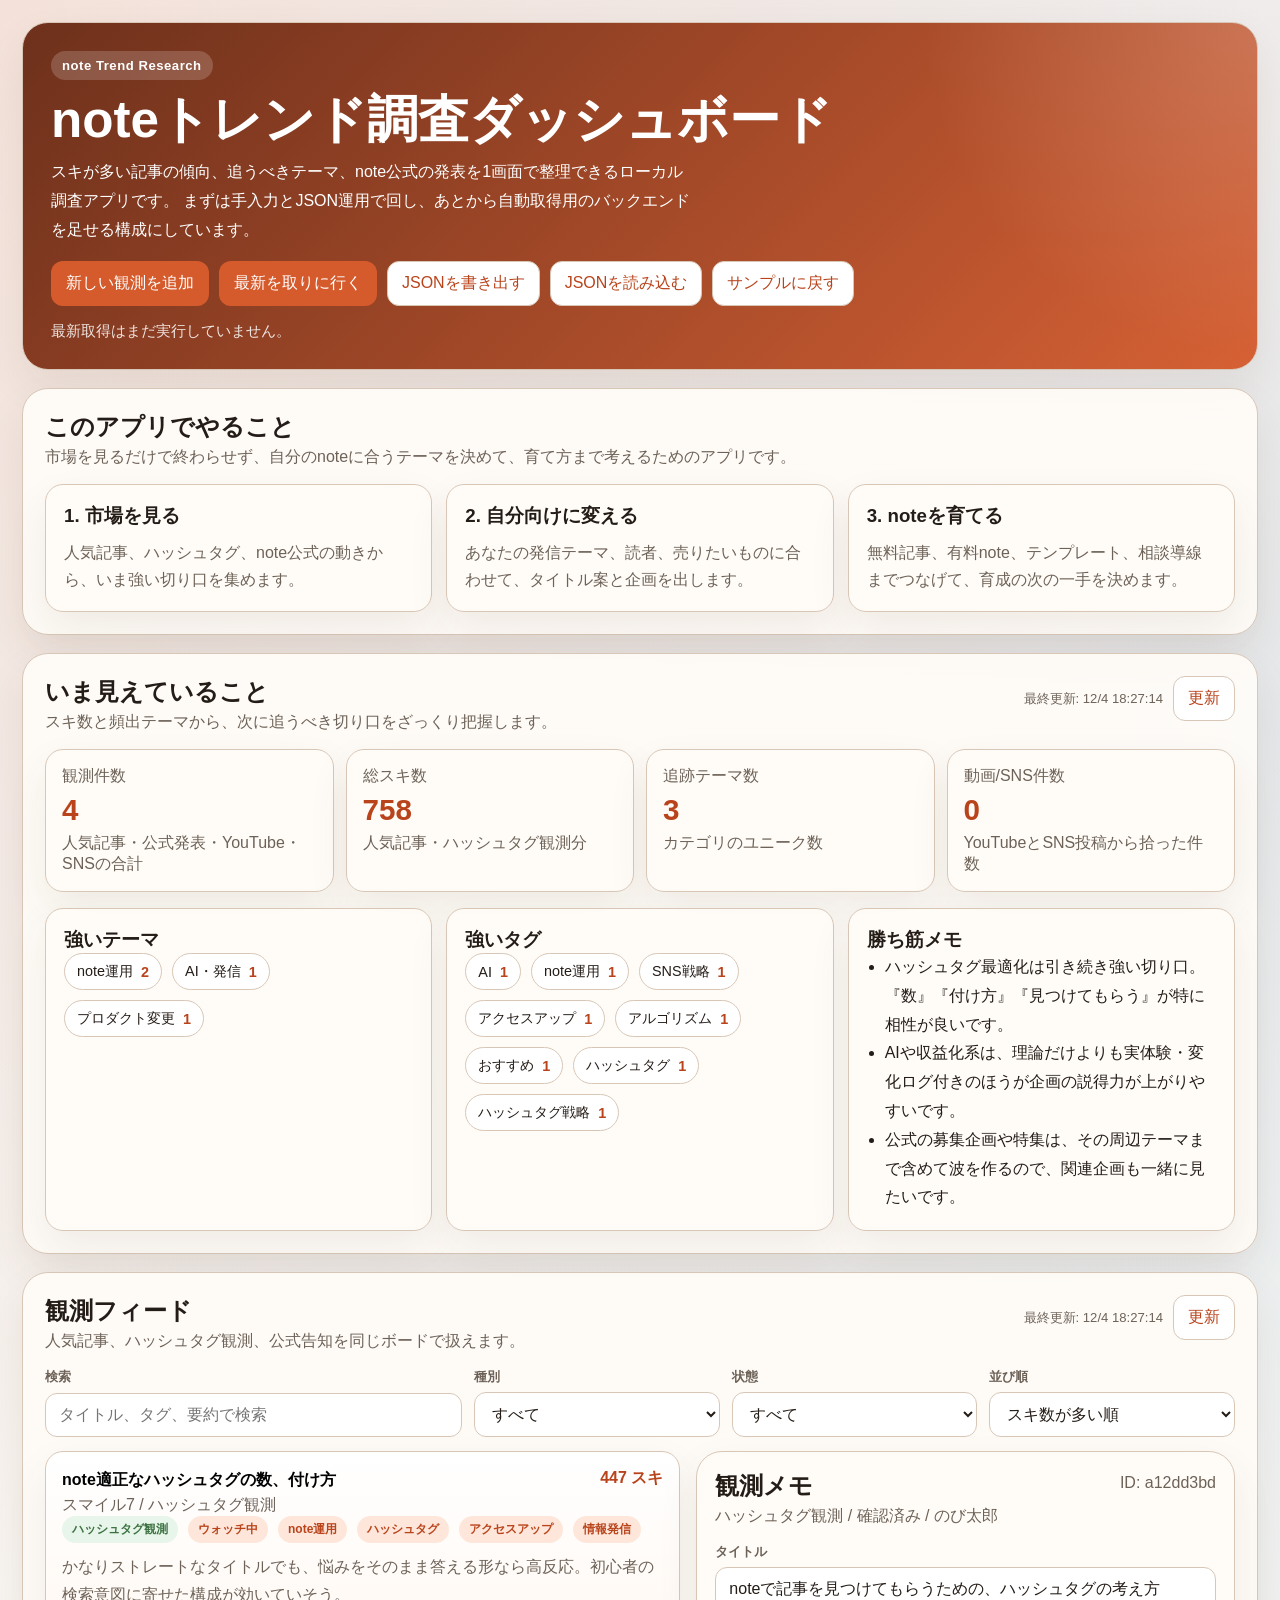
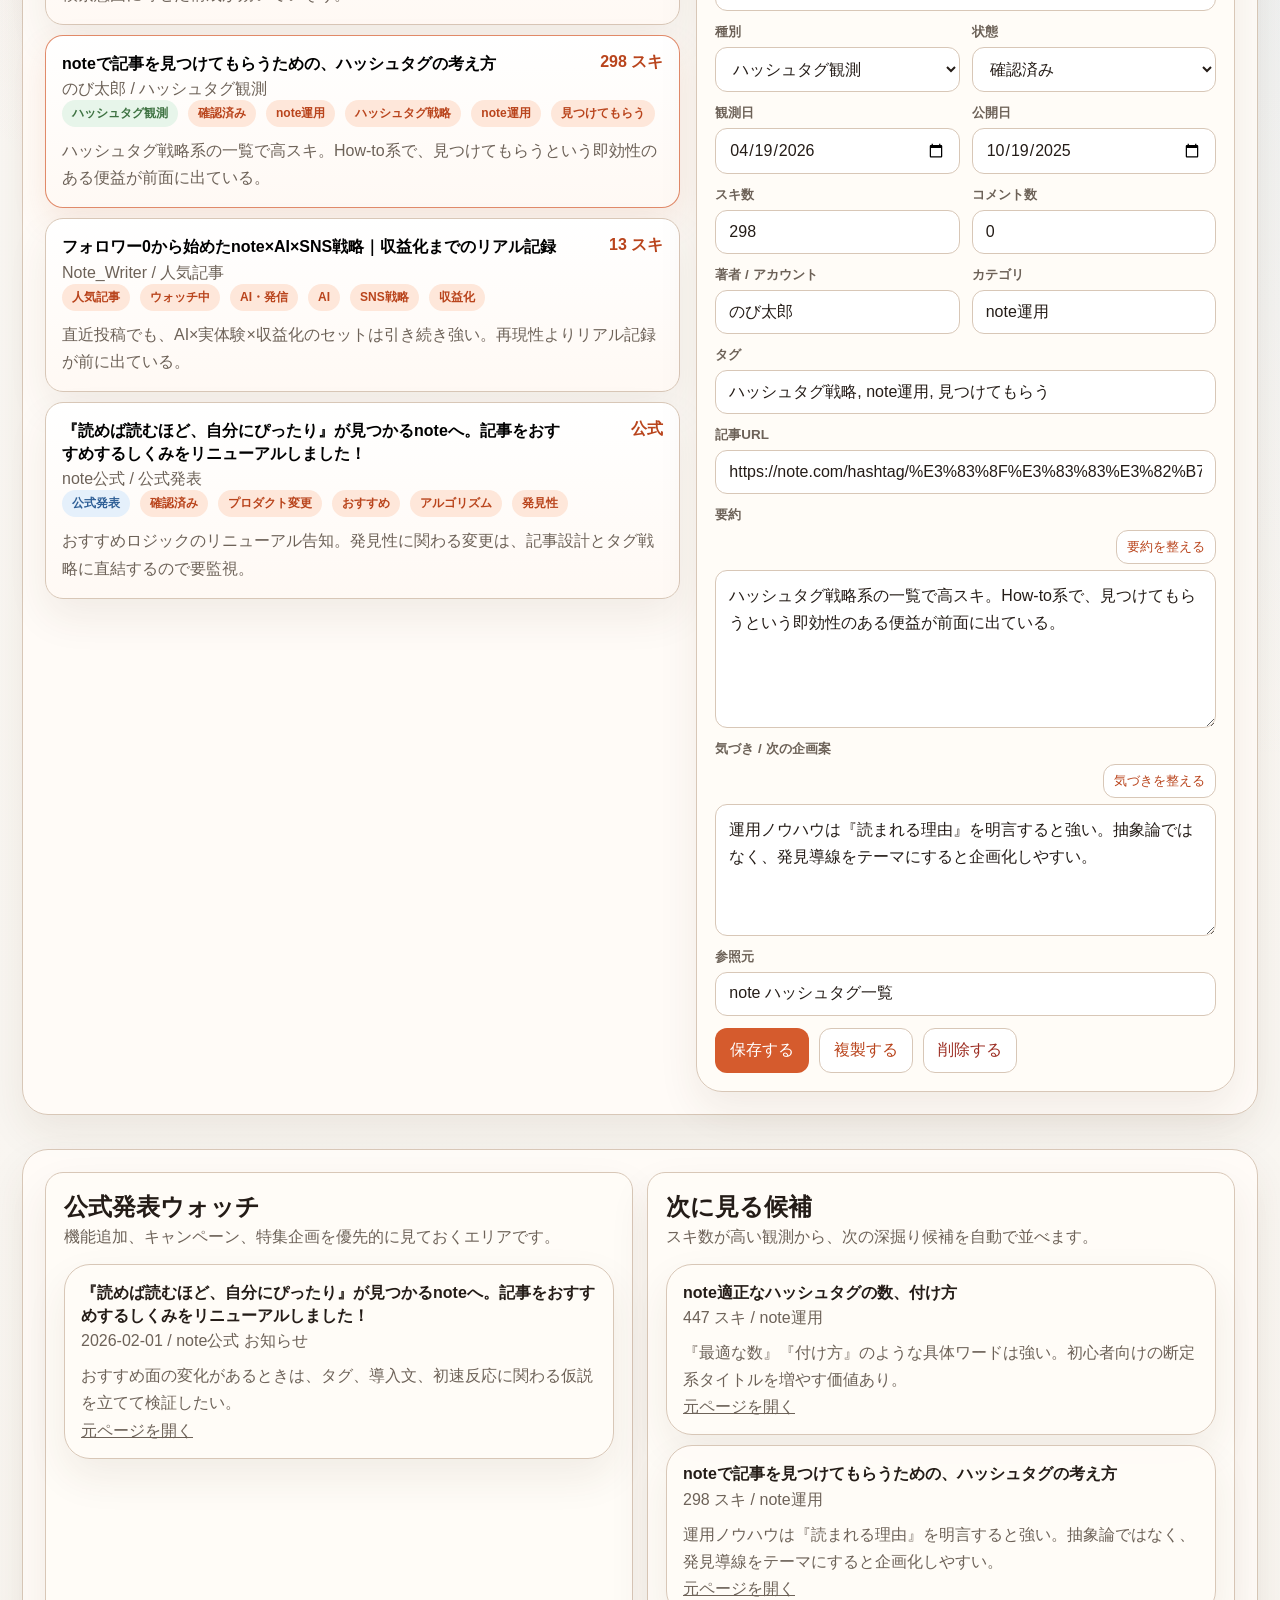
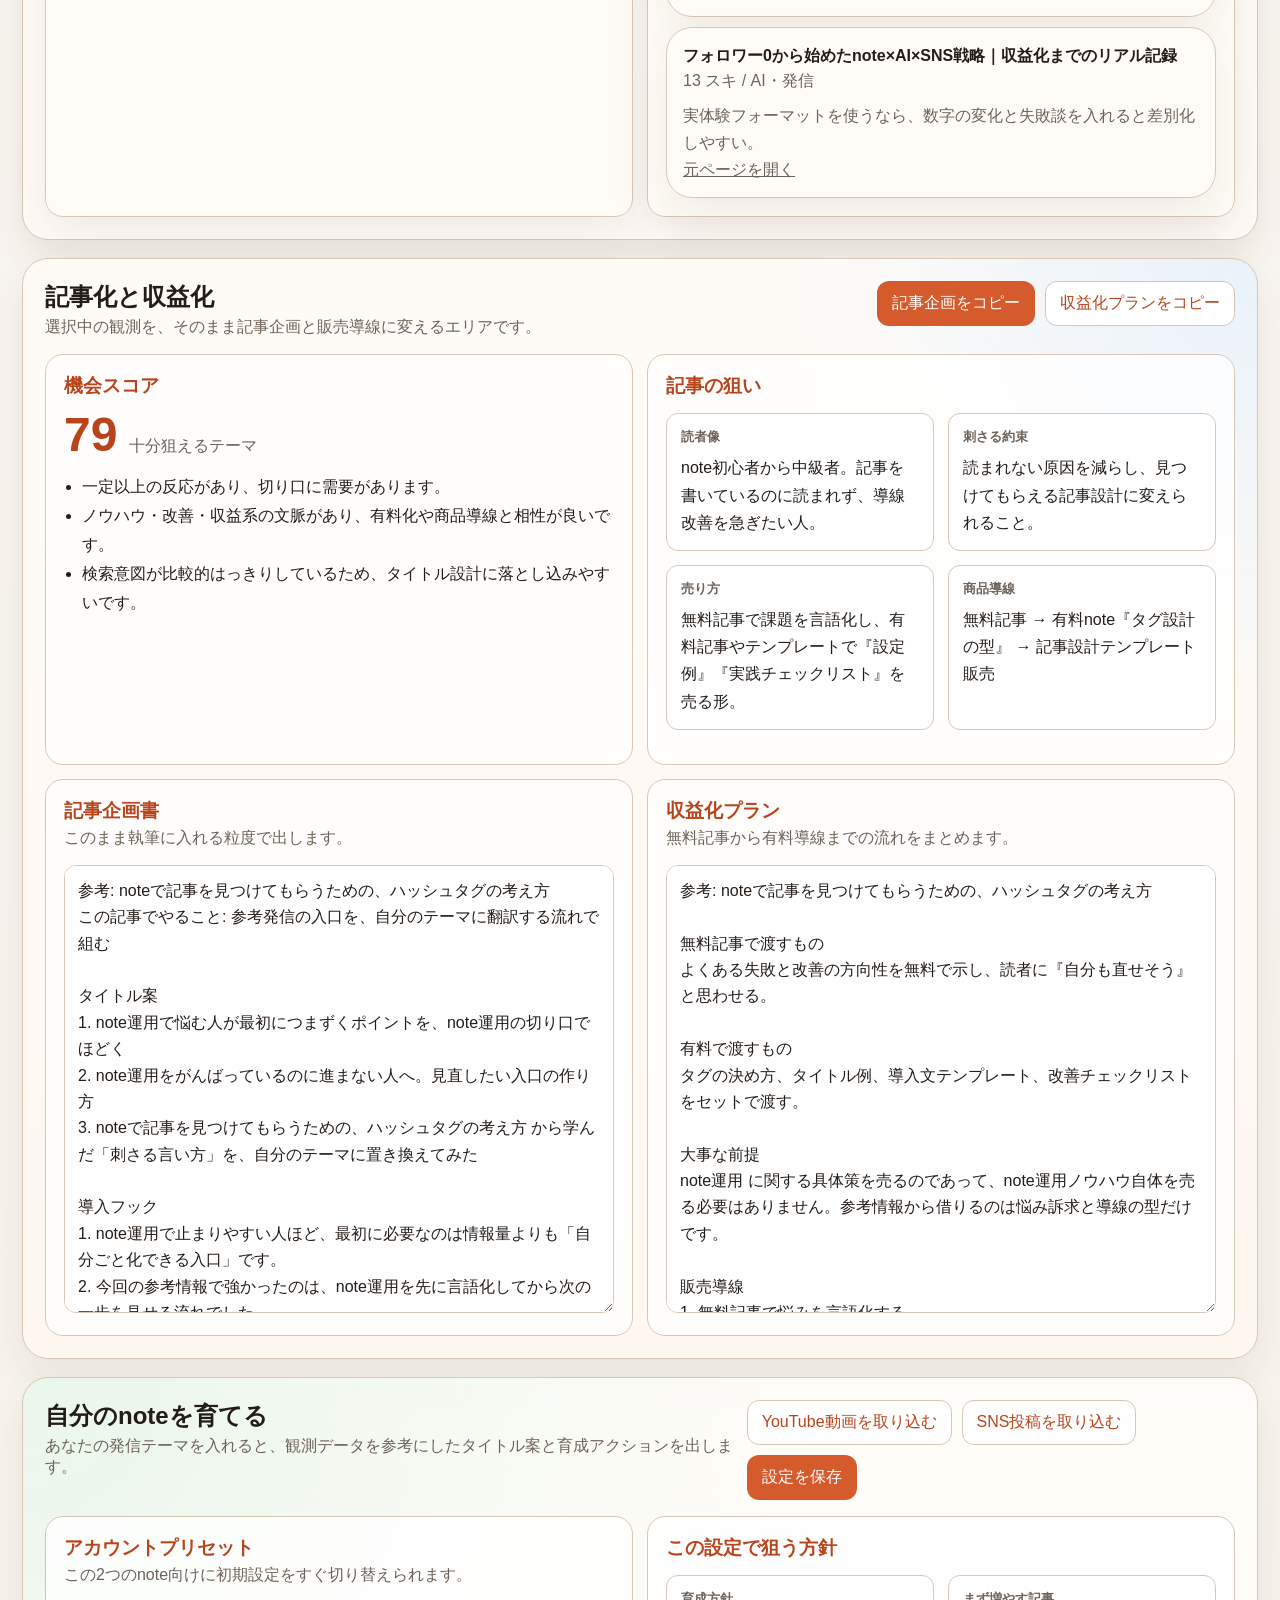
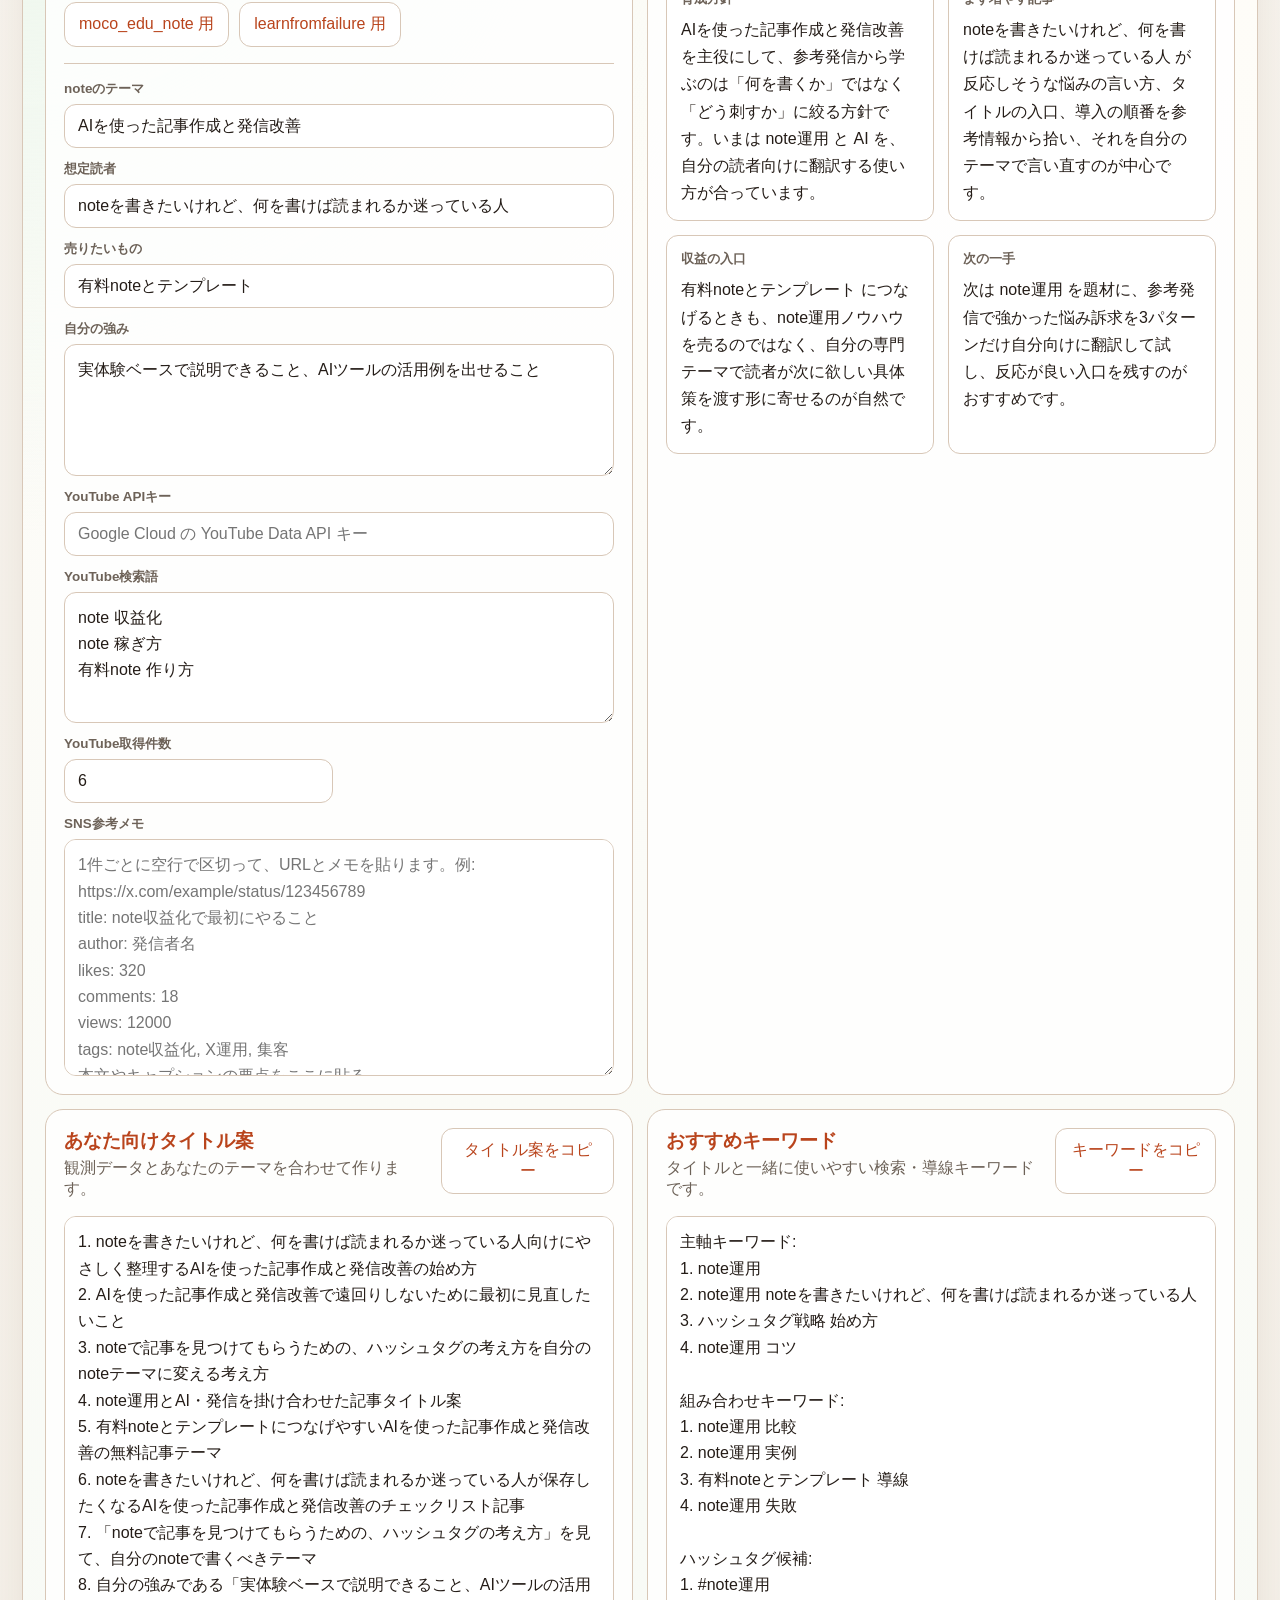
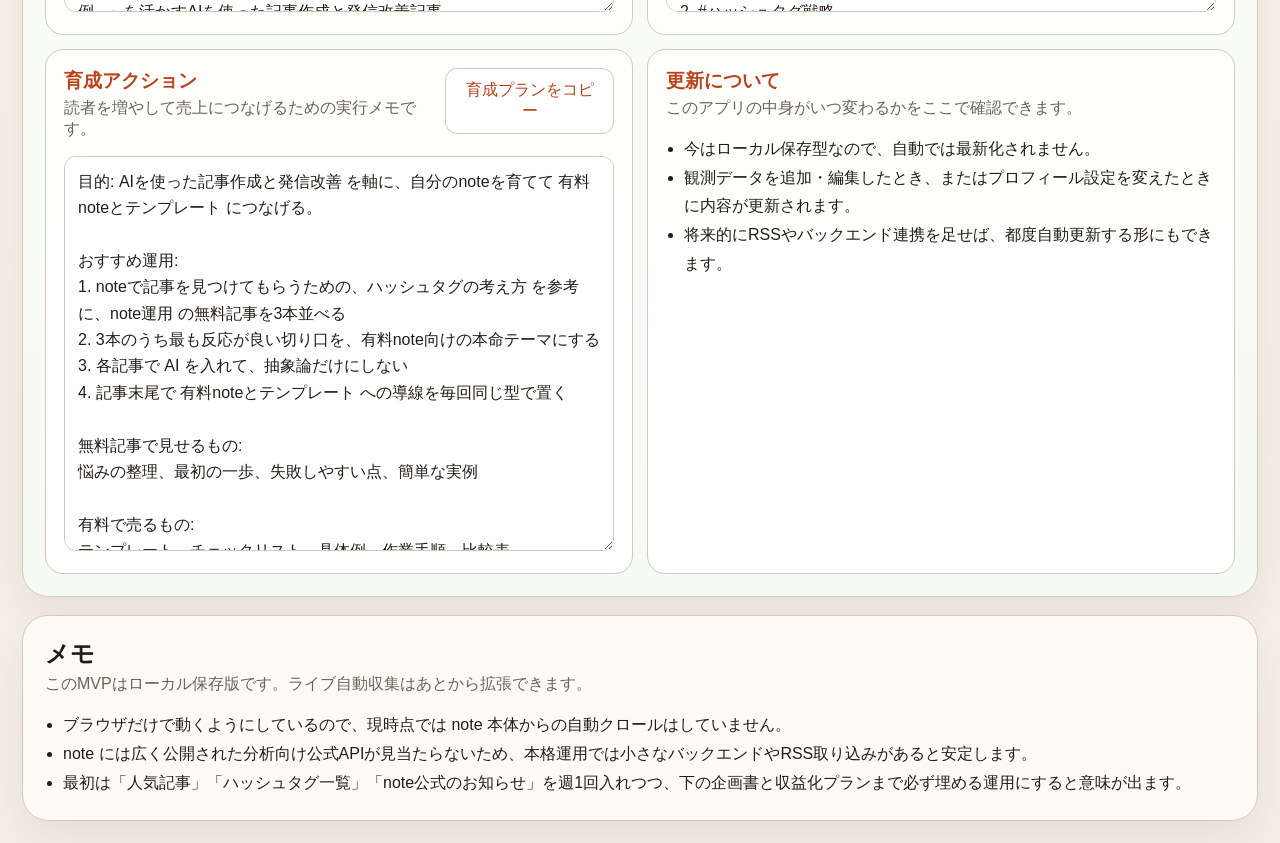
<file: index.html>
<!DOCTYPE html>
<html lang="ja">
<head>
  <meta charset="UTF-8">
  <meta http-equiv="refresh" content="0; url=./index-note-trend.html">
  <meta name="viewport" content="width=device-width, initial-scale=1.0">
  <title>noteトレンド調査ダッシュボード</title>
  <script>
    location.replace("./index-note-trend.html");
  </script>
</head>
<body>
  <p>新しい画面に移動しています。自動で移動しない場合は <a href="./index-note-trend.html">こちら</a> を開いてください。</p>
</body>
</html>
</file>
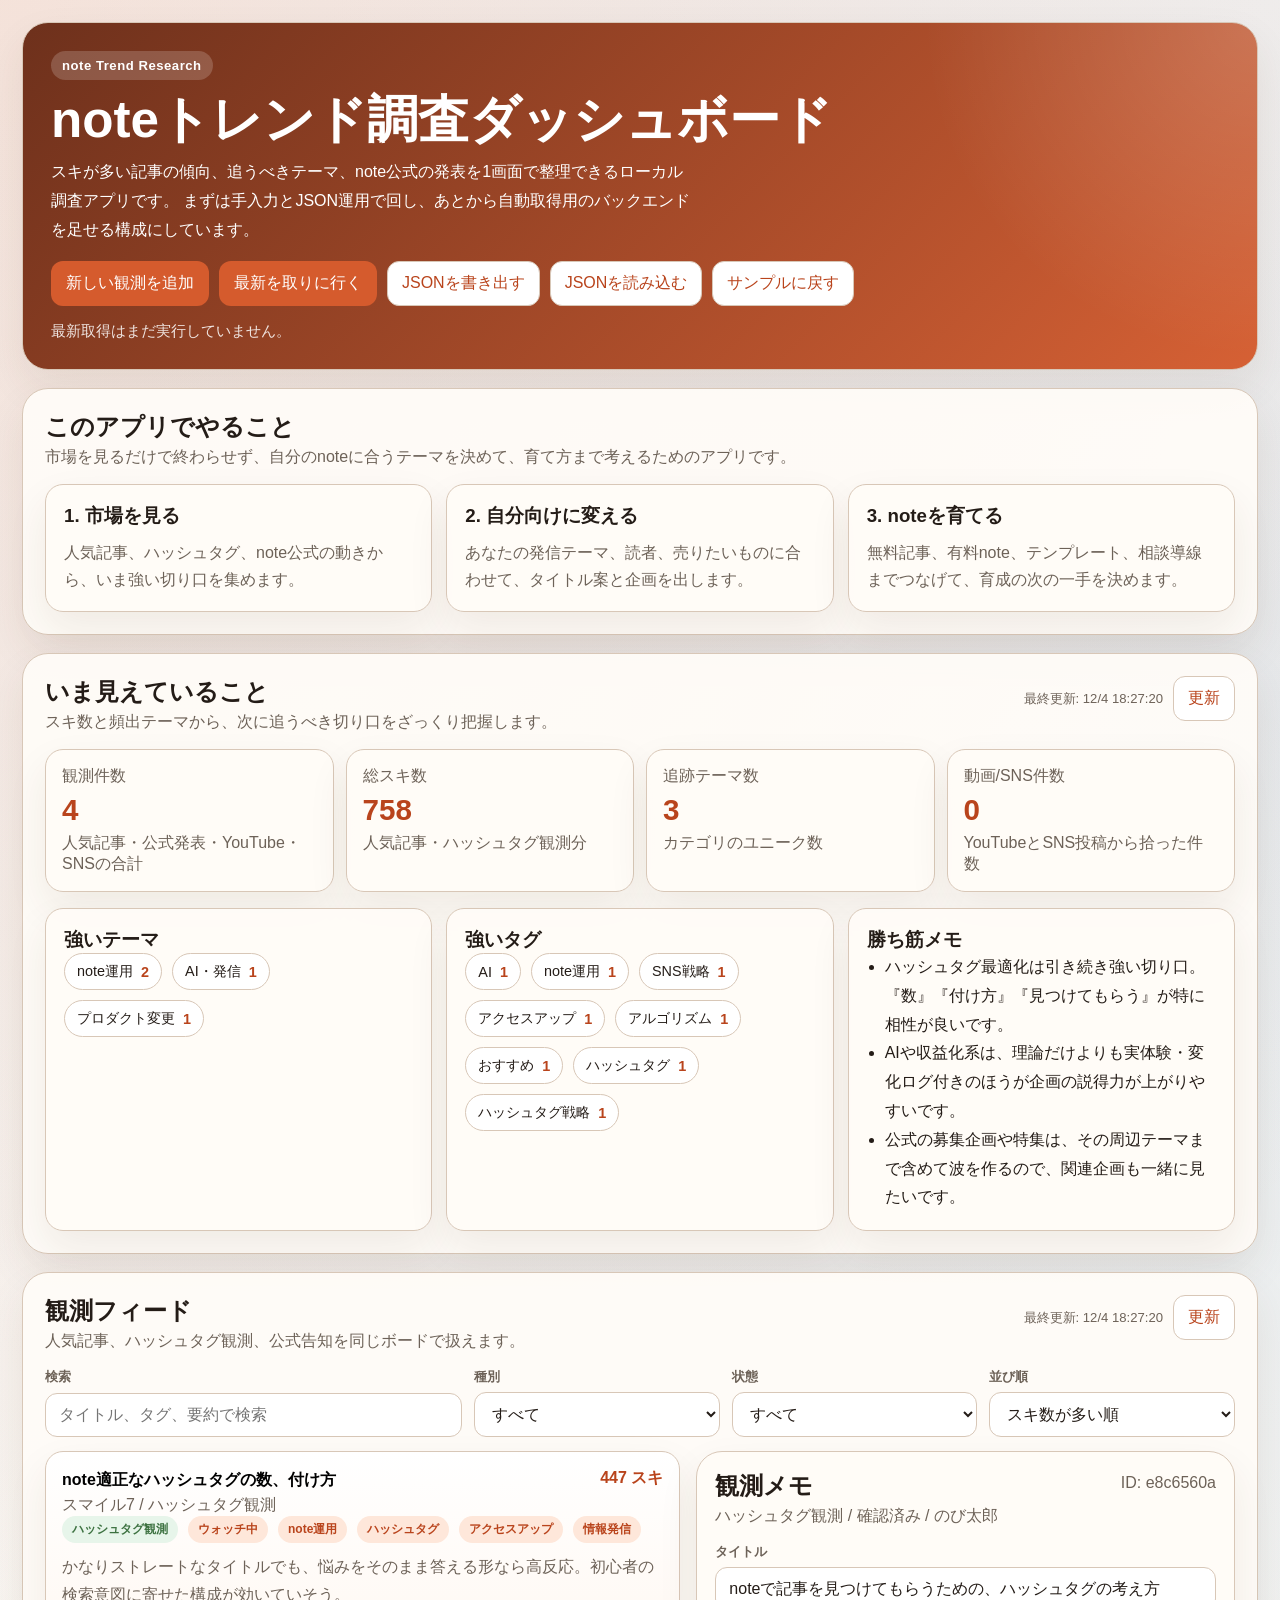
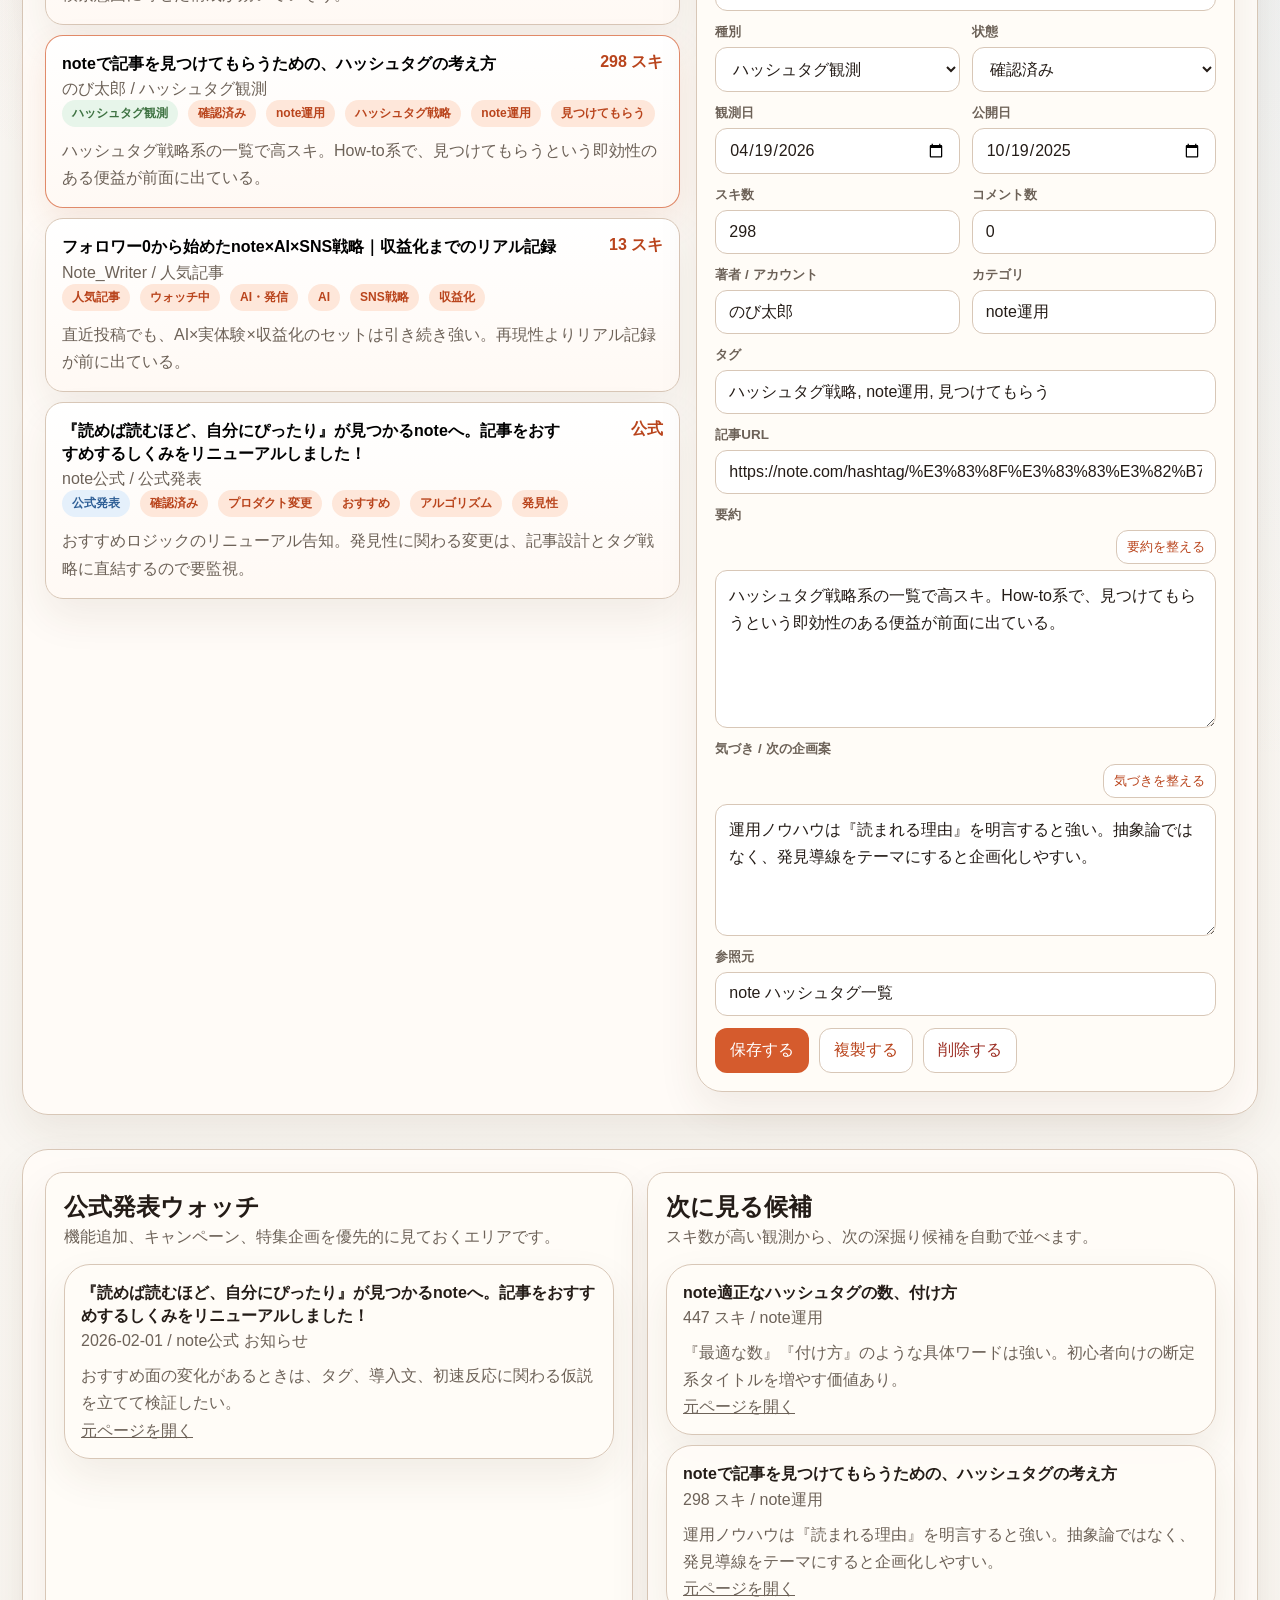
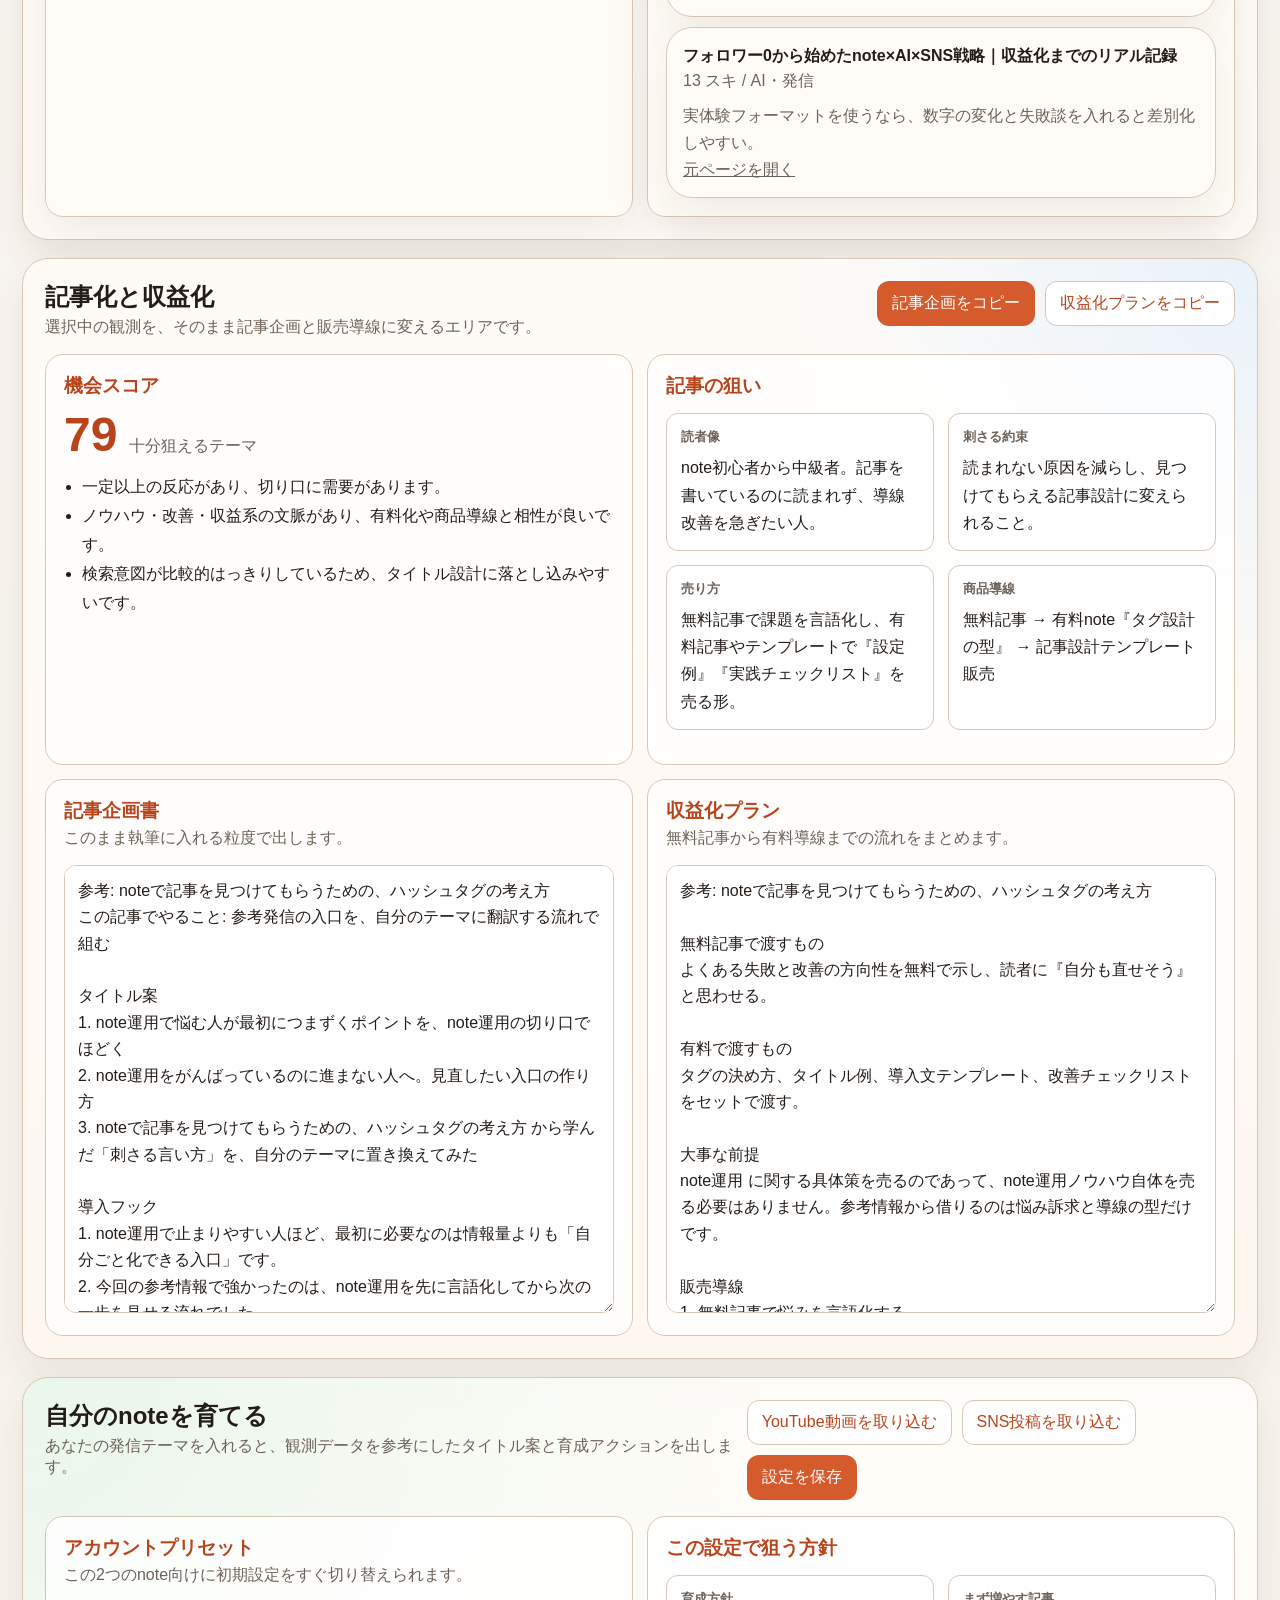
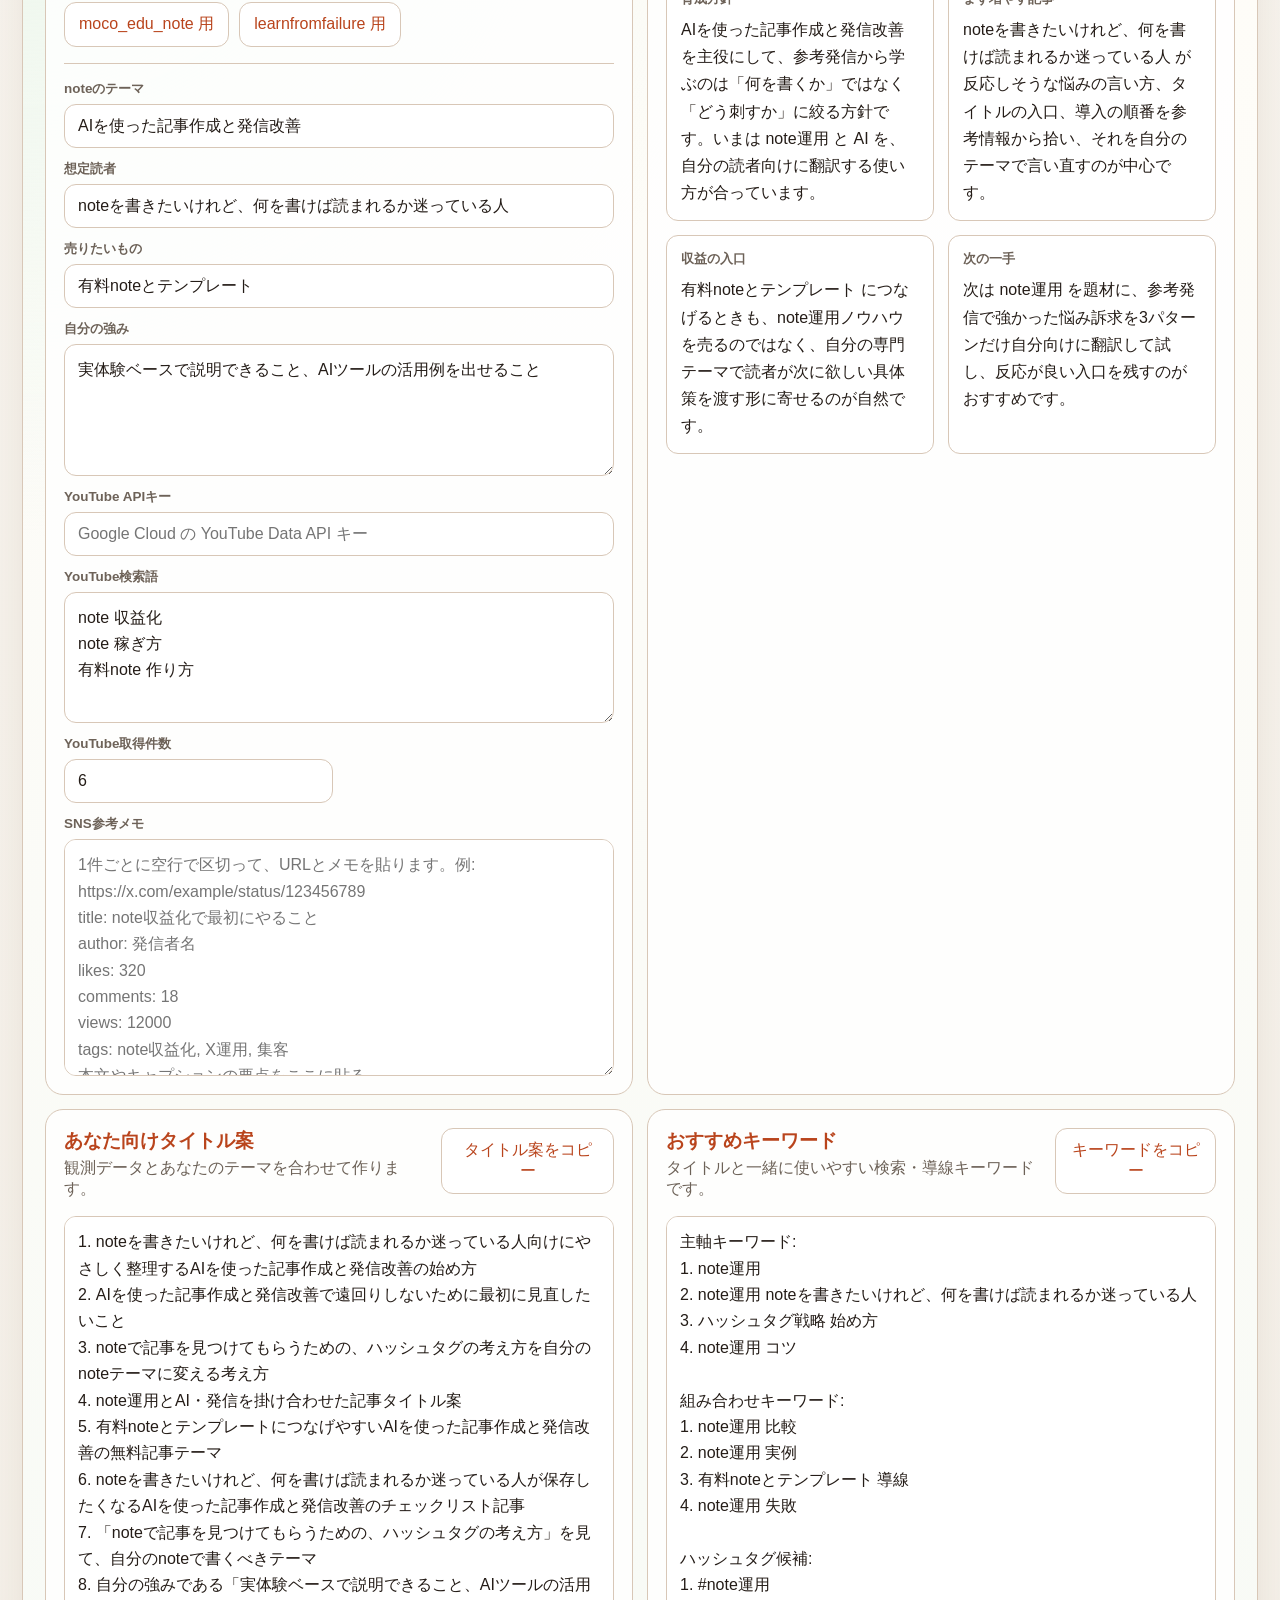
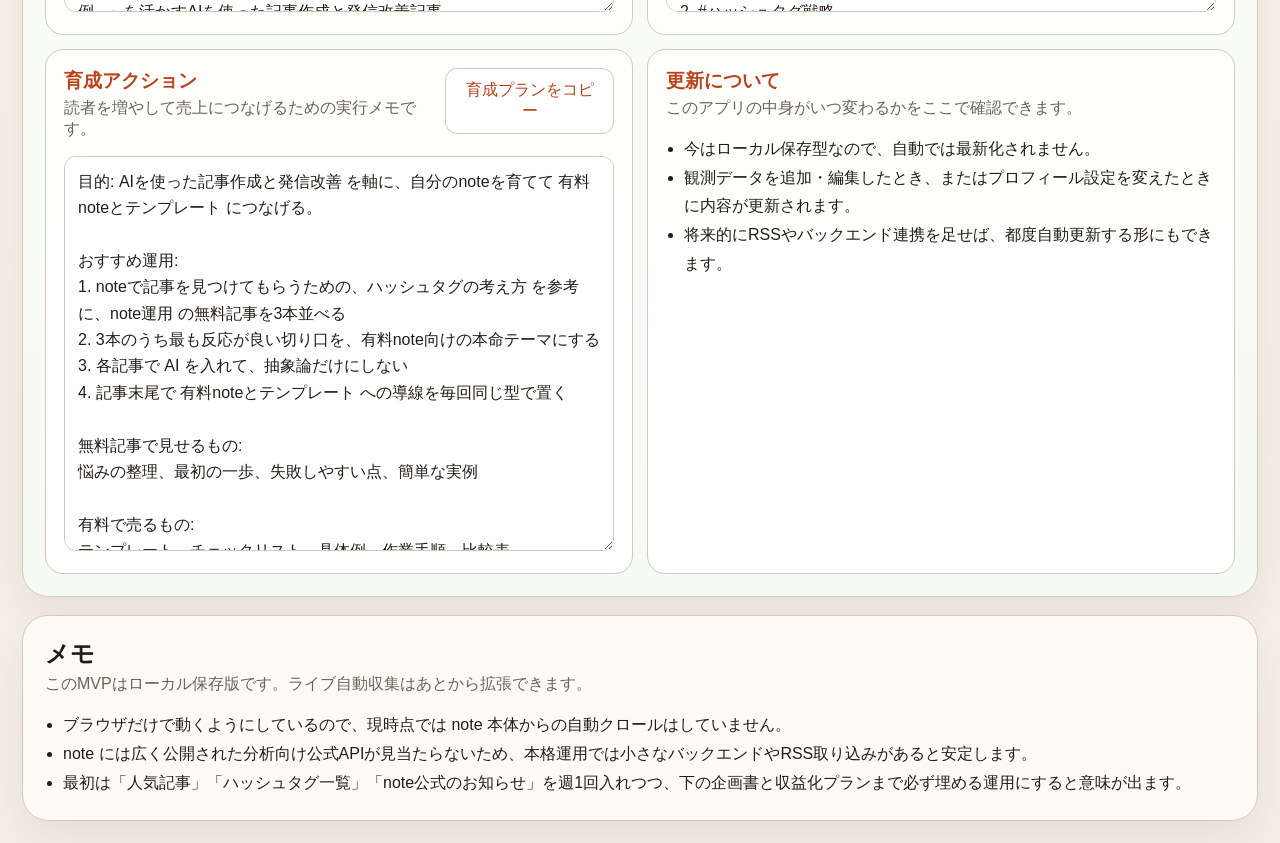
<file: index-note-trend.html>
<!DOCTYPE html>
<html lang="ja">
<head>
  <meta charset="UTF-8">
  <meta name="viewport" content="width=device-width, initial-scale=1.0">
  <title>noteトレンド調査ダッシュボード</title>
  <link rel="stylesheet" href="note-trend-research.css">
</head>
<body>
  <div class="app-shell">
    <header class="hero">
      <div>
        <p class="eyebrow">note Trend Research</p>
        <h1>noteトレンド調査ダッシュボード</h1>
        <p class="hero-copy">
          スキが多い記事の傾向、追うべきテーマ、note公式の発表を1画面で整理できるローカル調査アプリです。
          まずは手入力とJSON運用で回し、あとから自動取得用のバックエンドを足せる構成にしています。
        </p>
      </div>
      <div class="hero-actions">
        <button class="primary-btn" id="newObservationBtn" type="button">新しい観測を追加</button>
        <button class="primary-btn" id="fetchLatestBtn" type="button">最新を取りに行く</button>
        <button class="ghost-btn" id="exportBtn" type="button">JSONを書き出す</button>
        <button class="ghost-btn" id="importBtn" type="button">JSONを読み込む</button>
        <button class="ghost-btn" id="resetBtn" type="button">サンプルに戻す</button>
        <input id="importInput" type="file" accept="application/json" hidden>
      </div>
      <p class="hero-status" id="fetchStatusLabel">最新取得はまだ実行していません。</p>
    </header>

    <main class="layout">
      <section class="panel">
        <div class="section-head">
          <div>
            <h2>このアプリでやること</h2>
            <p>市場を見るだけで終わらせず、自分のnoteに合うテーマを決めて、育て方まで考えるためのアプリです。</p>
          </div>
        </div>
        <div class="insight-grid">
          <article class="insight-card">
            <h3>1. 市場を見る</h3>
            <p class="card-summary">人気記事、ハッシュタグ、note公式の動きから、いま強い切り口を集めます。</p>
          </article>
          <article class="insight-card">
            <h3>2. 自分向けに変える</h3>
            <p class="card-summary">あなたの発信テーマ、読者、売りたいものに合わせて、タイトル案と企画を出します。</p>
          </article>
          <article class="insight-card">
            <h3>3. noteを育てる</h3>
            <p class="card-summary">無料記事、有料note、テンプレート、相談導線までつなげて、育成の次の一手を決めます。</p>
          </article>
        </div>
      </section>

      <section class="panel">
        <div class="section-head">
          <div>
            <h2>いま見えていること</h2>
            <p>スキ数と頻出テーマから、次に追うべき切り口をざっくり把握します。</p>
          </div>
          <div class="panel-actions">
            <span class="refresh-note" id="insightRefreshLabel">未更新</span>
            <button class="ghost-btn" id="refreshInsightsBtn" type="button">更新</button>
          </div>
        </div>
        <div class="stats-grid" id="statsGrid"></div>
        <div class="insight-grid">
          <article class="insight-card">
            <h3>強いテーマ</h3>
            <div class="token-list" id="themeTokens"></div>
          </article>
          <article class="insight-card">
            <h3>強いタグ</h3>
            <div class="token-list" id="tagTokens"></div>
          </article>
          <article class="insight-card">
            <h3>勝ち筋メモ</h3>
            <ul class="insight-list" id="patternList"></ul>
          </article>
        </div>
      </section>

      <section class="panel">
        <div class="section-head">
          <div>
            <h2>観測フィード</h2>
            <p>人気記事、ハッシュタグ観測、公式告知を同じボードで扱えます。</p>
          </div>
          <div class="panel-actions">
            <span class="refresh-note" id="feedRefreshLabel">未更新</span>
            <button class="ghost-btn" id="refreshFeedBtn" type="button">更新</button>
          </div>
        </div>
        <div class="toolbar">
          <label>
            <span>検索</span>
            <input id="searchInput" type="search" placeholder="タイトル、タグ、要約で検索">
          </label>
          <label>
            <span>種別</span>
            <select id="sourceFilter">
              <option value="all">すべて</option>
              <option value="popular">人気記事</option>
              <option value="hashtag">ハッシュタグ観測</option>
              <option value="official">公式発表</option>
              <option value="youtube">YouTube動画</option>
              <option value="x">X投稿</option>
              <option value="instagram">Instagram投稿</option>
              <option value="threads">Threads投稿</option>
            </select>
          </label>
          <label>
            <span>状態</span>
            <select id="statusFilter">
              <option value="all">すべて</option>
              <option value="watch">ウォッチ中</option>
              <option value="validated">確認済み</option>
              <option value="idea">企画化したい</option>
            </select>
          </label>
          <label>
            <span>並び順</span>
            <select id="sortSelect">
              <option value="likes">スキ数が多い順</option>
              <option value="newest">新しい順</option>
              <option value="official">公式優先</option>
            </select>
          </label>
        </div>
        <div class="board-grid">
          <div class="observation-list" id="observationList"></div>
          <aside class="detail-card">
            <div class="detail-head">
              <div>
                <h2>観測メモ</h2>
                <p id="selectedMeta">項目を選ぶと詳細が出ます。</p>
              </div>
              <span class="selected-id" id="selectedIdLabel"></span>
            </div>

            <form id="observationForm" class="editor-grid">
              <label class="full">
                <span>タイトル</span>
                <input name="title" type="text" required>
              </label>
              <label>
                <span>種別</span>
                <select name="sourceType">
                  <option value="popular">人気記事</option>
                  <option value="hashtag">ハッシュタグ観測</option>
                  <option value="official">公式発表</option>
                  <option value="youtube">YouTube動画</option>
                  <option value="x">X投稿</option>
                  <option value="instagram">Instagram投稿</option>
                  <option value="threads">Threads投稿</option>
                </select>
              </label>
              <label>
                <span>状態</span>
                <select name="status">
                  <option value="watch">ウォッチ中</option>
                  <option value="validated">確認済み</option>
                  <option value="idea">企画化したい</option>
                </select>
              </label>
              <label>
                <span>観測日</span>
                <input name="observedAt" type="date">
              </label>
              <label>
                <span>公開日</span>
                <input name="publishedAt" type="date">
              </label>
              <label>
                <span>スキ数</span>
                <input name="likes" type="number" min="0" step="1" placeholder="例: 298">
              </label>
              <label>
                <span>コメント数</span>
                <input name="comments" type="number" min="0" step="1" placeholder="例: 12">
              </label>
              <label>
                <span>著者 / アカウント</span>
                <input name="author" type="text" placeholder="例: note公式">
              </label>
              <label>
                <span>カテゴリ</span>
                <input name="category" type="text" placeholder="例: AI・仕事術">
              </label>
              <label class="full">
                <span>タグ</span>
                <input name="tags" type="text" placeholder="カンマ区切りで入力">
              </label>
              <label class="full">
                <span>記事URL</span>
                <input name="url" type="url" placeholder="https://note.com/...">
              </label>
              <label class="full">
                <span>要約</span>
                <div class="inline-actions">
                  <button class="ghost-btn mini-btn" id="draftSummaryBtn" type="button">要約を整える</button>
                </div>
                <textarea name="summary" rows="5" placeholder="なぜ伸びているか、何が刺さっているか"></textarea>
              </label>
              <label class="full">
                <span>気づき / 次の企画案</span>
                <div class="inline-actions">
                  <button class="ghost-btn mini-btn" id="draftTakeawayBtn" type="button">気づきを整える</button>
                </div>
                <textarea name="takeaway" rows="4" placeholder="自分ならどう活かすか"></textarea>
              </label>
              <label class="full">
                <span>参照元</span>
                <input name="sourceLabel" type="text" placeholder="例: note公式 / ハッシュタグ一覧">
              </label>

              <div class="form-actions full">
                <button class="primary-btn" type="submit">保存する</button>
                <button class="ghost-btn" id="duplicateBtn" type="button">複製する</button>
                <button class="ghost-btn danger-btn" id="deleteBtn" type="button">削除する</button>
              </div>
            </form>
          </aside>
        </div>
      </section>

      <section class="panel split-panel">
        <article class="subpanel">
          <div class="section-head">
            <div>
              <h2>公式発表ウォッチ</h2>
              <p>機能追加、キャンペーン、特集企画を優先的に見ておくエリアです。</p>
            </div>
          </div>
          <div class="mini-list" id="officialList"></div>
        </article>
        <article class="subpanel">
          <div class="section-head">
            <div>
              <h2>次に見る候補</h2>
              <p>スキ数が高い観測から、次の深掘り候補を自動で並べます。</p>
            </div>
          </div>
          <div class="mini-list" id="watchlist"></div>
        </article>
      </section>

      <section class="panel monetization-panel">
        <div class="section-head">
          <div>
            <h2>記事化と収益化</h2>
            <p>選択中の観測を、そのまま記事企画と販売導線に変えるエリアです。</p>
          </div>
          <div class="hero-actions">
            <button class="primary-btn" id="copyArticlePlanBtn" type="button">記事企画をコピー</button>
            <button class="ghost-btn" id="copyMonetizationBtn" type="button">収益化プランをコピー</button>
          </div>
        </div>
        <div class="strategy-grid">
          <article class="strategy-card">
            <h3>機会スコア</h3>
            <div class="score-row">
              <strong id="opportunityScore">0</strong>
              <span id="opportunityLabel">観測を選ぶと判定します</span>
            </div>
            <ul class="signal-list" id="opportunitySignals"></ul>
          </article>
          <article class="strategy-card">
            <h3>記事の狙い</h3>
            <dl class="brief-grid">
              <div>
                <dt>読者像</dt>
                <dd id="readerPersona"></dd>
              </div>
              <div>
                <dt>刺さる約束</dt>
                <dd id="valuePromise"></dd>
              </div>
              <div>
                <dt>売り方</dt>
                <dd id="salesAngle"></dd>
              </div>
              <div>
                <dt>商品導線</dt>
                <dd id="productPath"></dd>
              </div>
            </dl>
          </article>
        </div>
        <div class="strategy-grid">
          <article class="strategy-card">
            <div class="section-head">
              <div>
                <h3>記事企画書</h3>
                <p>このまま執筆に入れる粒度で出します。</p>
              </div>
            </div>
            <textarea id="articlePlanOutput" rows="16" readonly></textarea>
          </article>
          <article class="strategy-card">
            <div class="section-head">
              <div>
                <h3>収益化プラン</h3>
                <p>無料記事から有料導線までの流れをまとめます。</p>
              </div>
            </div>
            <textarea id="monetizationOutput" rows="16" readonly></textarea>
          </article>
        </div>
      </section>

      <section class="panel profile-panel">
        <div class="section-head">
          <div>
            <h2>自分のnoteを育てる</h2>
            <p>あなたの発信テーマを入れると、観測データを参考にしたタイトル案と育成アクションを出します。</p>
          </div>
          <div class="panel-actions">
            <button class="ghost-btn" id="fetchYoutubeBtn" type="button">YouTube動画を取り込む</button>
            <button class="ghost-btn" id="importSocialBtn" type="button">SNS投稿を取り込む</button>
            <button class="primary-btn" id="saveProfileBtn" type="button">設定を保存</button>
          </div>
        </div>
        <div class="strategy-grid">
          <article class="strategy-card">
            <div class="section-head">
              <div>
                <h3>アカウントプリセット</h3>
                <p>この2つのnote向けに初期設定をすぐ切り替えられます。</p>
              </div>
            </div>
            <div class="hero-actions">
              <button class="ghost-btn" id="presetMocoBtn" type="button">moco_edu_note 用</button>
              <button class="ghost-btn" id="presetFailureBtn" type="button">learnfromfailure 用</button>
            </div>
            <div class="divider"></div>
            <form id="profileForm" class="editor-grid">
              <label class="full">
                <span>noteのテーマ</span>
                <input name="noteTheme" type="text" placeholder="例: AIを使った記事作成、教育、副業">
              </label>
              <label class="full">
                <span>想定読者</span>
                <input name="targetReader" type="text" placeholder="例: note初心者、発信を始めたい会社員">
              </label>
              <label class="full">
                <span>売りたいもの</span>
                <input name="monetizeTarget" type="text" placeholder="例: 有料note、テンプレート、添削">
              </label>
              <label class="full">
                <span>自分の強み</span>
                <textarea name="strengths" rows="4" placeholder="例: 実体験、教育経験、AIツールの比較ができる"></textarea>
              </label>
              <label class="full">
                <span>YouTube APIキー</span>
                <input name="youtubeApiKey" type="password" placeholder="Google Cloud の YouTube Data API キー">
              </label>
              <label class="full">
                <span>YouTube検索語</span>
                <textarea name="youtubeQueries" rows="4" placeholder="1行に1つずつ。例: note 収益化"></textarea>
              </label>
              <label>
                <span>YouTube取得件数</span>
                <input name="youtubeMaxResults" type="number" min="1" max="10" step="1" placeholder="例: 6">
              </label>
              <label class="full">
                <span>SNS参考メモ</span>
                <textarea name="socialResearchInput" rows="8" placeholder="1件ごとに空行で区切って、URLとメモを貼ります。例:
https://x.com/example/status/123456789
title: note収益化で最初にやること
author: 発信者名
likes: 320
comments: 18
views: 12000
tags: note収益化, X運用, 集客
本文やキャプションの要点をここに貼る"></textarea>
              </label>
            </form>
          </article>
          <article class="strategy-card">
            <h3>この設定で狙う方針</h3>
            <dl class="brief-grid">
              <div>
                <dt>育成方針</dt>
                <dd id="growthDirection"></dd>
              </div>
              <div>
                <dt>まず増やす記事</dt>
                <dd id="contentFocus"></dd>
              </div>
              <div>
                <dt>収益の入口</dt>
                <dd id="monetizeFocus"></dd>
              </div>
              <div>
                <dt>次の一手</dt>
                <dd id="nextMove"></dd>
              </div>
            </dl>
          </article>
        </div>
        <div class="strategy-grid">
          <article class="strategy-card">
            <div class="section-head">
              <div>
                <h3>あなた向けタイトル案</h3>
                <p>観測データとあなたのテーマを合わせて作ります。</p>
              </div>
              <button class="ghost-btn" id="copyThemeIdeasBtn" type="button">タイトル案をコピー</button>
            </div>
            <textarea id="themeIdeasOutput" rows="14" readonly></textarea>
          </article>
          <article class="strategy-card">
            <div class="section-head">
              <div>
                <h3>おすすめキーワード</h3>
                <p>タイトルと一緒に使いやすい検索・導線キーワードです。</p>
              </div>
              <button class="ghost-btn" id="copyKeywordsBtn" type="button">キーワードをコピー</button>
            </div>
            <textarea id="keywordIdeasOutput" rows="14" readonly></textarea>
          </article>
        </div>
        <div class="strategy-grid">
          <article class="strategy-card">
            <div class="section-head">
              <div>
                <h3>育成アクション</h3>
                <p>読者を増やして売上につなげるための実行メモです。</p>
              </div>
              <button class="ghost-btn" id="copyGrowthPlanBtn" type="button">育成プランをコピー</button>
            </div>
            <textarea id="growthPlanOutput" rows="14" readonly></textarea>
          </article>
          <article class="strategy-card">
            <div class="section-head">
              <div>
                <h3>更新について</h3>
                <p>このアプリの中身がいつ変わるかをここで確認できます。</p>
              </div>
            </div>
            <ul class="signal-list">
              <li>今はローカル保存型なので、自動では最新化されません。</li>
              <li>観測データを追加・編集したとき、またはプロフィール設定を変えたときに内容が更新されます。</li>
              <li>将来的にRSSやバックエンド連携を足せば、都度自動更新する形にもできます。</li>
            </ul>
          </article>
        </div>
      </section>

      <section class="panel">
        <div class="section-head">
          <div>
            <h2>メモ</h2>
            <p>このMVPはローカル保存版です。ライブ自動収集はあとから拡張できます。</p>
          </div>
        </div>
        <ul class="note-list">
          <li>ブラウザだけで動くようにしているので、現時点では note 本体からの自動クロールはしていません。</li>
          <li>note には広く公開された分析向け公式APIが見当たらないため、本格運用では小さなバックエンドやRSS取り込みがあると安定します。</li>
          <li>最初は「人気記事」「ハッシュタグ一覧」「note公式のお知らせ」を週1回入れつつ、下の企画書と収益化プランまで必ず埋める運用にすると意味が出ます。</li>
        </ul>
      </section>
    </main>
  </div>

  <script src="note-trend-research.js"></script>
</body>
</html>
</file>
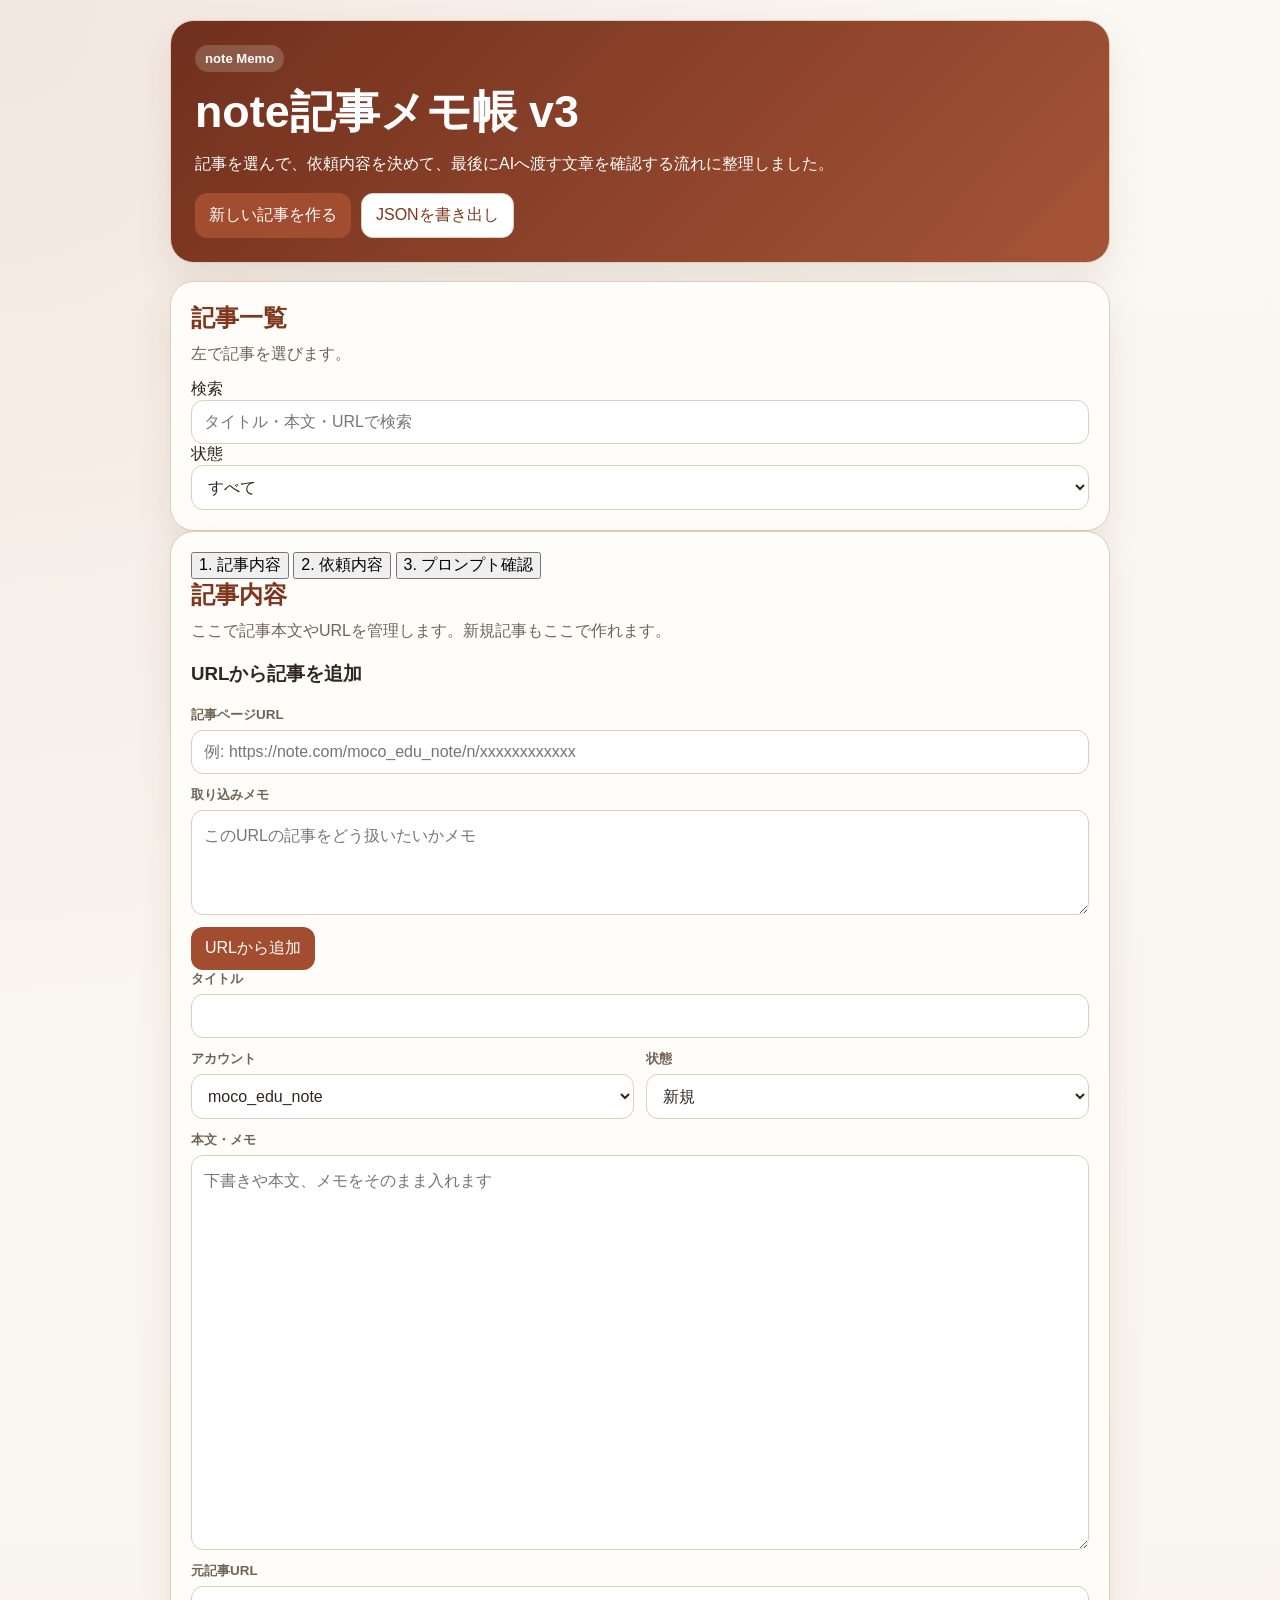
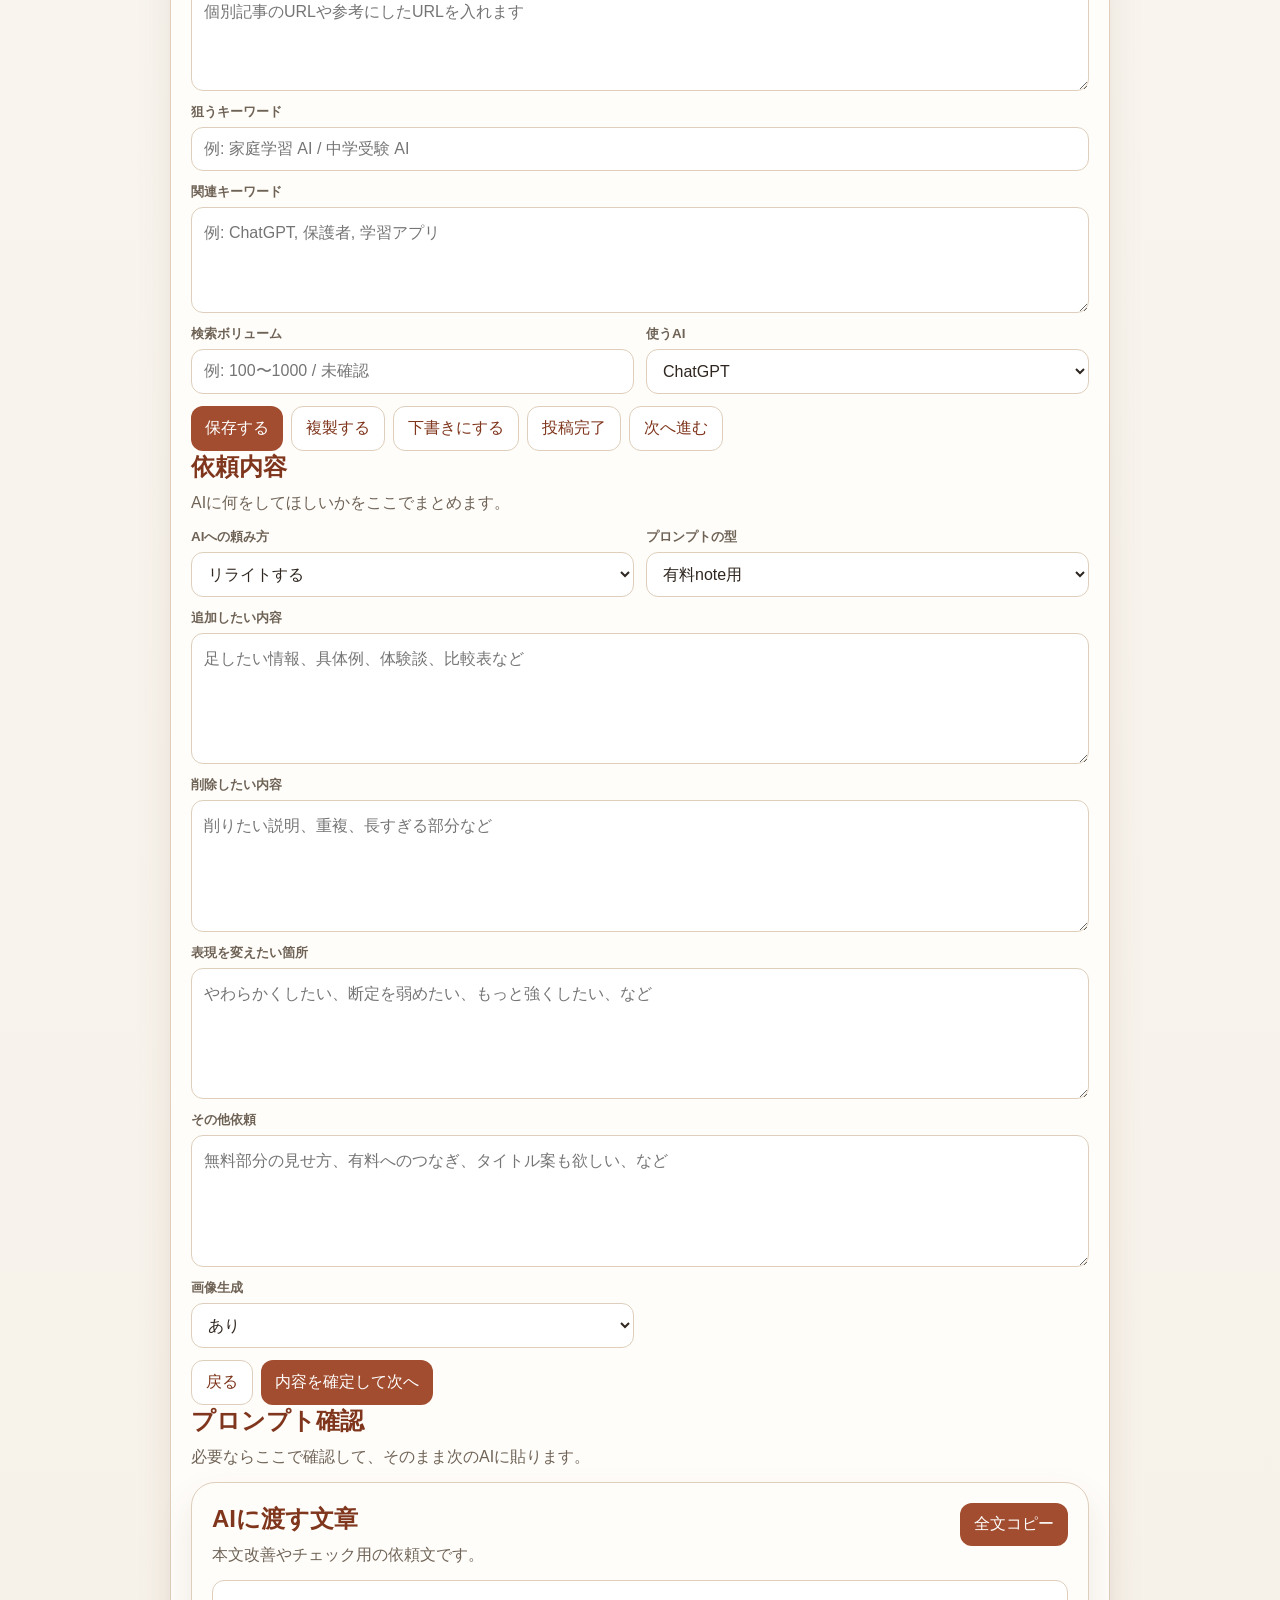
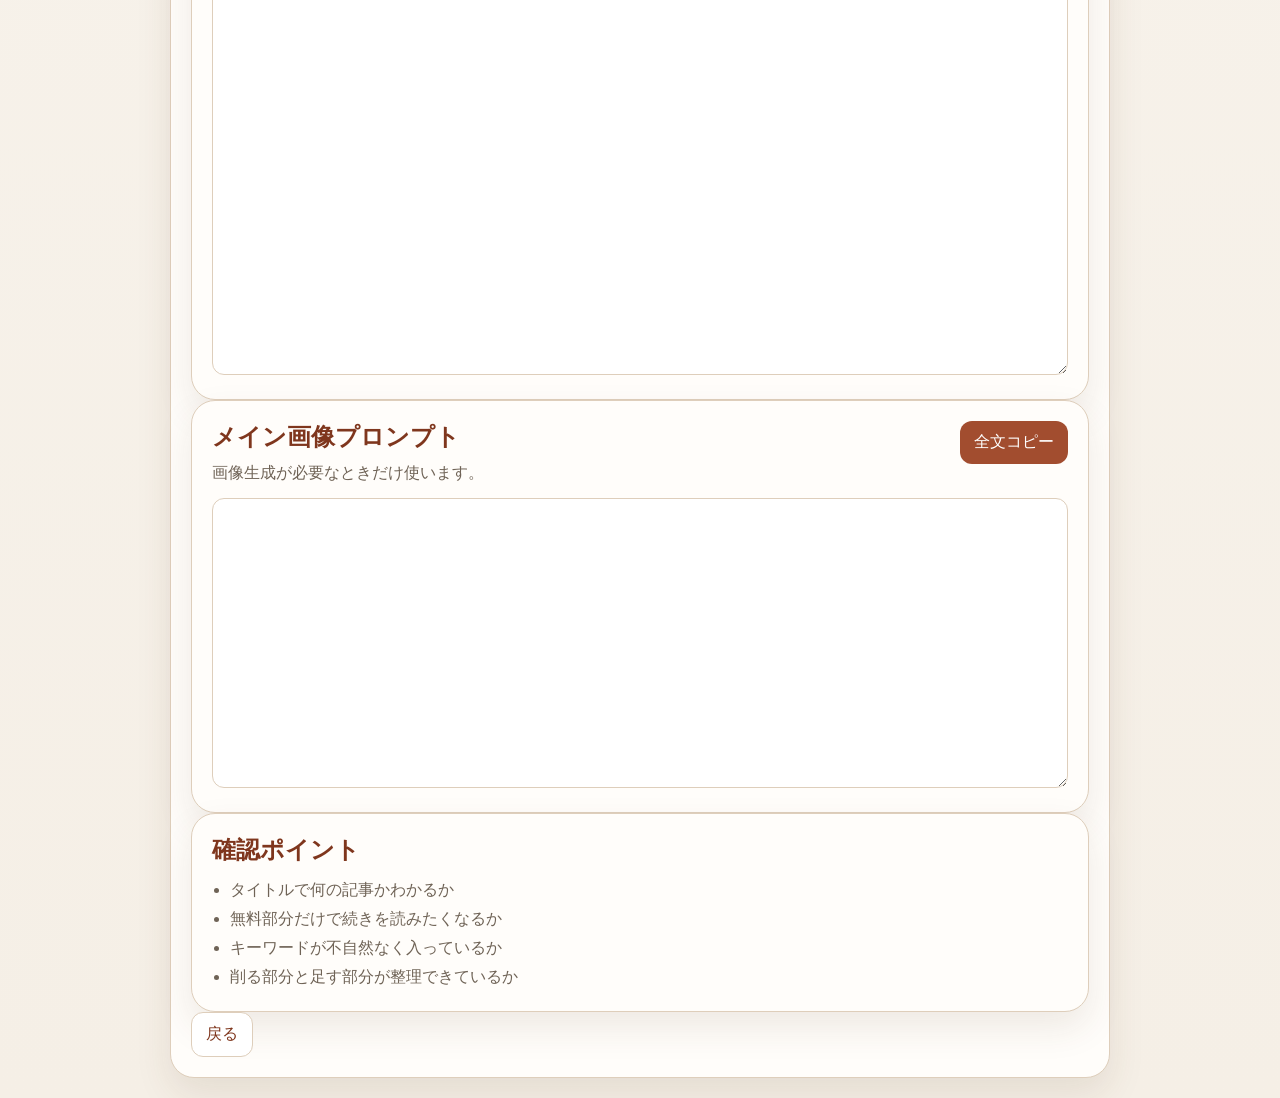
<file: index-v3.html>
<!DOCTYPE html>
<html lang="ja">
<head>
  <meta charset="UTF-8">
  <meta name="viewport" content="width=device-width, initial-scale=1.0">
  <title>note記事メモ帳 v3</title>
  <link rel="stylesheet" href="note-workflow-v2.css">
</head>
<body>
  <div class="app-shell">
    <header class="hero">
      <span class="eyebrow">note Memo</span>
      <h1>note記事メモ帳 v3</h1>
      <p>記事を選んで、依頼内容を決めて、最後にAIへ渡す文章を確認する流れに整理しました。</p>
      <div class="hero-actions">
        <button class="primary-btn" id="newItemBtn" type="button">新しい記事を作る</button>
        <button class="ghost-btn" id="exportBtn" type="button">JSONを書き出し</button>
      </div>
    </header>

    <main class="workspace-layout">
      <aside class="sidebar panel">
        <div class="section-head compact">
          <div>
            <h2>記事一覧</h2>
            <p>左で記事を選びます。</p>
          </div>
        </div>

        <div class="sidebar-tools">
          <label>
            <span>検索</span>
            <input id="searchInput" type="search" placeholder="タイトル・本文・URLで検索">
          </label>
          <label>
            <span>状態</span>
            <select id="statusFilter">
              <option value="all">すべて</option>
              <option value="新規">新規</option>
              <option value="リライト">リライト</option>
              <option value="下書き">下書き</option>
              <option value="公開済み">公開済み</option>
            </select>
          </label>
        </div>

        <div class="article-list sidebar-list" id="articleList"></div>
      </aside>

      <section class="main-column">
        <section class="panel step-panel">
          <div class="step-tabs">
            <button class="step-tab active" id="stepOneTab" type="button">1. 記事内容</button>
            <button class="step-tab" id="stepTwoTab" type="button">2. 依頼内容</button>
            <button class="step-tab" id="stepThreeTab" type="button">3. プロンプト確認</button>
          </div>

          <section class="step-view active" id="stepOneView">
            <div class="section-head">
              <div>
                <h2>記事内容</h2>
                <p>ここで記事本文やURLを管理します。新規記事もここで作れます。</p>
              </div>
              <span class="current-id" id="currentIdLabel"></span>
            </div>

            <div class="capture-box">
              <h3>URLから記事を追加</h3>
              <div class="editor-grid">
                <label class="full">
                  <span>記事ページURL</span>
                  <input id="captureUrlInput" type="text" placeholder="例: https://note.com/moco_edu_note/n/xxxxxxxxxxxx">
                </label>
                <label class="full">
                  <span>取り込みメモ</span>
                  <textarea id="captureMemoInput" rows="3" placeholder="このURLの記事をどう扱いたいかメモ"></textarea>
                </label>
                <div class="form-actions full">
                  <button class="primary-btn" id="captureUrlBtn" type="button">URLから追加</button>
                </div>
              </div>
            </div>

            <form id="itemForm" class="editor-grid">
              <label class="full">
                <span>タイトル</span>
                <input name="title" type="text" required>
              </label>
              <label>
                <span>アカウント</span>
                <select name="account">
                  <option value="moco_edu_note">moco_edu_note</option>
                  <option value="learnfromfailure">learnfromfailure</option>
                </select>
              </label>
              <label>
                <span>状態</span>
                <select name="status">
                  <option value="新規">新規</option>
                  <option value="リライト">リライト</option>
                  <option value="下書き">下書き</option>
                  <option value="公開済み">公開済み</option>
                </select>
              </label>
              <label class="full">
                <span>本文・メモ</span>
                <textarea name="body" rows="14" placeholder="下書きや本文、メモをそのまま入れます"></textarea>
              </label>
              <label class="full">
                <span>元記事URL</span>
                <textarea name="source" rows="3" placeholder="個別記事のURLや参考にしたURLを入れます"></textarea>
              </label>
              <label class="full">
                <span>狙うキーワード</span>
                <input name="mainKeyword" type="text" placeholder="例: 家庭学習 AI / 中学受験 AI">
              </label>
              <label class="full">
                <span>関連キーワード</span>
                <textarea name="subKeywords" rows="3" placeholder="例: ChatGPT, 保護者, 学習アプリ"></textarea>
              </label>
              <label>
                <span>検索ボリューム</span>
                <input name="searchVolume" type="text" placeholder="例: 100〜1000 / 未確認">
              </label>
              <label>
                <span>使うAI</span>
                <select name="targetAi">
                  <option value="ChatGPT">ChatGPT</option>
                  <option value="Claude">Claude</option>
                </select>
              </label>

              <div class="form-actions full">
                <button class="primary-btn" type="submit">保存する</button>
                <button class="ghost-btn" type="button" id="duplicateBtn">複製する</button>
                <button class="ghost-btn" type="button" id="saveDraftBtn">下書きにする</button>
                <button class="ghost-btn" type="button" id="markDoneBtn">投稿完了</button>
                <button class="ghost-btn" type="button" id="goStepTwoBtn">次へ進む</button>
              </div>
            </form>
          </section>

          <section class="step-view" id="stepTwoView">
            <div class="section-head">
              <div>
                <h2>依頼内容</h2>
                <p>AIに何をしてほしいかをここでまとめます。</p>
              </div>
            </div>

            <form id="requestForm" class="editor-grid">
              <label>
                <span>AIへの頼み方</span>
                <select name="aiGoal">
                  <option value="rewrite">リライトする</option>
                  <option value="draft">下書きをする</option>
                  <option value="check">チェックする</option>
                </select>
              </label>
              <label>
                <span>プロンプトの型</span>
                <select name="promptType">
                  <option value="paid">有料note用</option>
                  <option value="search">検索流入用</option>
                  <option value="rewrite">リライト特化用</option>
                </select>
              </label>
              <label class="full">
                <span>追加したい内容</span>
                <textarea name="additions" rows="4" placeholder="足したい情報、具体例、体験談、比較表など"></textarea>
              </label>
              <label class="full">
                <span>削除したい内容</span>
                <textarea name="removals" rows="4" placeholder="削りたい説明、重複、長すぎる部分など"></textarea>
              </label>
              <label class="full">
                <span>表現を変えたい箇所</span>
                <textarea name="toneChanges" rows="4" placeholder="やわらかくしたい、断定を弱めたい、もっと強くしたい、など"></textarea>
              </label>
              <label class="full">
                <span>その他依頼</span>
                <textarea name="extraRequests" rows="4" placeholder="無料部分の見せ方、有料へのつなぎ、タイトル案も欲しい、など"></textarea>
              </label>
              <label>
                <span>画像生成</span>
                <select name="needImagePrompt">
                  <option value="yes">あり</option>
                  <option value="no">なし</option>
                </select>
              </label>

              <div class="form-actions full">
                <button class="ghost-btn" type="button" id="backToStepOneBtn">戻る</button>
                <button class="primary-btn" type="submit">内容を確定して次へ</button>
              </div>
            </form>
          </section>

          <section class="step-view" id="stepThreeView">
            <div class="section-head">
              <div>
                <h2>プロンプト確認</h2>
                <p>必要ならここで確認して、そのまま次のAIに貼ります。</p>
              </div>
            </div>

            <div class="prompt-stack">
              <section class="panel nested-panel">
                <div class="section-head">
                  <div>
                    <h2>AIに渡す文章</h2>
                    <p>本文改善やチェック用の依頼文です。</p>
                  </div>
                  <button class="primary-btn" id="copyPromptBtn" type="button">全文コピー</button>
                </div>
                <textarea id="promptOutput" rows="14" readonly></textarea>
              </section>

              <section class="panel nested-panel">
                <div class="section-head">
                  <div>
                    <h2>メイン画像プロンプト</h2>
                    <p>画像生成が必要なときだけ使います。</p>
                  </div>
                  <button class="primary-btn" id="copyImagePromptBtn" type="button">全文コピー</button>
                </div>
                <textarea id="imagePromptOutput" rows="10" readonly></textarea>
              </section>

              <section class="panel nested-panel">
                <h2>確認ポイント</h2>
                <ul class="check-list" id="reviewChecklist"></ul>
              </section>
            </div>

            <div class="form-actions">
              <button class="ghost-btn" type="button" id="backToStepTwoBtn">戻る</button>
            </div>
          </section>
        </section>
      </section>
    </main>
  </div>

  <script src="note-workflow-v2.js"></script>
</body>
</html>
</file>
<file: note-trend-research.css>
:root {
  --bg: #f4efe7;
  --panel: rgba(255, 252, 248, 0.94);
  --line: #d8c7b7;
  --text: #241c17;
  --muted: #6d6258;
  --accent: #d55b2d;
  --accent-strong: #b9441c;
  --accent-soft: #fee7da;
  --sky-soft: #e5f0fb;
  --leaf-soft: #e7f5ea;
  --shadow: 0 18px 40px rgba(71, 45, 22, 0.08);
  --radius-lg: 26px;
  --radius-md: 18px;
  --radius-sm: 12px;
}

* {
  box-sizing: border-box;
}

body {
  margin: 0;
  color: var(--text);
  font-family: "Yu Gothic UI", "Hiragino Sans", "Meiryo", sans-serif;
  background:
    radial-gradient(circle at top left, rgba(213, 91, 45, 0.14), transparent 24%),
    radial-gradient(circle at right 10%, rgba(41, 111, 174, 0.1), transparent 25%),
    linear-gradient(180deg, #fcfaf7 0%, var(--bg) 100%);
}

button,
input,
select,
textarea {
  font: inherit;
}

a {
  color: inherit;
}

.app-shell {
  max-width: 1320px;
  margin: 0 auto;
  padding: 22px;
}

.hero,
.panel,
.subpanel,
.detail-card,
.insight-card,
.card-item,
.mini-item,
.stat-card {
  border: 1px solid var(--line);
  border-radius: var(--radius-lg);
  background: var(--panel);
  box-shadow: var(--shadow);
}

.hero {
  display: grid;
  gap: 16px;
  padding: 28px;
  background:
    radial-gradient(circle at top right, rgba(255, 255, 255, 0.18), transparent 26%),
    linear-gradient(135deg, rgba(107, 45, 24, 0.98) 0%, rgba(213, 91, 45, 0.96) 100%);
  color: #fff;
}

.eyebrow {
  display: inline-flex;
  margin: 0 0 12px;
  padding: 7px 11px;
  border-radius: 999px;
  background: rgba(255, 255, 255, 0.18);
  font-size: 0.82rem;
  font-weight: 700;
  letter-spacing: 0.04em;
}

.hero h1,
.section-head h2,
.detail-head h2,
.insight-card h3 {
  margin: 0;
}

.hero h1 {
  font-size: clamp(2rem, 4vw, 3.25rem);
  line-height: 1.1;
}

.hero-copy {
  max-width: 72ch;
  margin: 10px 0 0;
  line-height: 1.8;
}

.hero-status {
  margin: 0;
  color: rgba(255, 255, 255, 0.86);
  font-size: 0.92rem;
}

.hero-actions,
.form-actions,
.meta-row,
.token-list {
  display: flex;
  flex-wrap: wrap;
  gap: 10px;
}

.hero-actions {
  align-items: center;
}

.layout {
  display: grid;
  gap: 18px;
  margin-top: 18px;
}

.panel {
  padding: 22px;
}

.section-head,
.detail-head {
  display: flex;
  justify-content: space-between;
  gap: 12px;
  align-items: flex-start;
  margin-bottom: 16px;
}

.section-head p,
.detail-head p,
.card-meta,
.mini-meta,
.selected-id {
  margin: 4px 0 0;
  color: var(--muted);
}

.panel-actions {
  display: flex;
  align-items: center;
  gap: 10px;
  flex-wrap: wrap;
}

.refresh-note {
  color: var(--muted);
  font-size: 0.82rem;
}

.stats-grid {
  display: grid;
  grid-template-columns: repeat(4, minmax(0, 1fr));
  gap: 12px;
}

.stat-card {
  padding: 16px;
  border-radius: var(--radius-md);
}

.stat-card span {
  display: block;
  color: var(--muted);
}

.stat-card strong {
  display: block;
  margin: 6px 0;
  font-size: 1.85rem;
  color: var(--accent-strong);
}

.insight-grid,
.split-panel {
  display: grid;
  grid-template-columns: repeat(3, minmax(0, 1fr));
  gap: 14px;
  margin-top: 16px;
}

.split-panel {
  grid-template-columns: repeat(2, minmax(0, 1fr));
}

.insight-card,
.subpanel {
  padding: 18px;
  border-radius: var(--radius-md);
}

.token {
  display: inline-flex;
  align-items: center;
  gap: 8px;
  padding: 8px 12px;
  border-radius: 999px;
  background: #fff;
  border: 1px solid var(--line);
  font-size: 0.9rem;
}

.token strong {
  color: var(--accent-strong);
}

.insight-list,
.note-list {
  margin: 0;
  padding-left: 18px;
  line-height: 1.8;
}

.monetization-panel {
  background:
    radial-gradient(circle at top right, rgba(229, 240, 251, 0.85), transparent 28%),
    linear-gradient(180deg, rgba(255, 252, 248, 0.96), rgba(255, 247, 240, 0.96));
}

.profile-panel {
  background:
    radial-gradient(circle at left top, rgba(231, 245, 234, 0.88), transparent 28%),
    linear-gradient(180deg, rgba(255, 253, 249, 0.96), rgba(246, 251, 246, 0.96));
}

.strategy-grid,
.brief-grid {
  display: grid;
  gap: 14px;
}

.strategy-grid {
  grid-template-columns: repeat(2, minmax(0, 1fr));
  margin-top: 14px;
}

.strategy-card {
  padding: 18px;
  border: 1px solid var(--line);
  border-radius: var(--radius-md);
  background: rgba(255, 255, 255, 0.82);
}

.strategy-card h3 {
  margin: 0;
  color: var(--accent-strong);
}

.divider {
  height: 1px;
  margin: 16px 0;
  background: var(--line);
}

.score-row {
  display: flex;
  align-items: baseline;
  gap: 12px;
  margin-top: 12px;
}

.score-row strong {
  font-size: clamp(2.2rem, 6vw, 3rem);
  line-height: 1;
  color: var(--accent-strong);
}

.score-row span {
  color: var(--muted);
}

.signal-list {
  margin: 14px 0 0;
  padding-left: 18px;
  line-height: 1.8;
}

.brief-grid {
  grid-template-columns: repeat(2, minmax(0, 1fr));
  margin-top: 14px;
}

.brief-grid div {
  padding: 14px;
  border: 1px solid var(--line);
  border-radius: var(--radius-sm);
  background: #fff;
}

.brief-grid dt {
  font-size: 0.84rem;
  font-weight: 700;
  color: var(--muted);
}

.brief-grid dd {
  margin: 8px 0 0;
  line-height: 1.7;
}

.toolbar,
.editor-grid {
  display: grid;
  gap: 12px;
}

.toolbar {
  grid-template-columns: 1.7fr 1fr 1fr 1fr;
  margin-bottom: 14px;
}

.editor-grid {
  grid-template-columns: 1fr 1fr;
}

.toolbar label,
.editor-grid label {
  display: grid;
  gap: 6px;
}

.inline-actions {
  display: flex;
  justify-content: flex-end;
}

.mini-btn {
  padding: 7px 10px;
  font-size: 0.82rem;
}

.toolbar span,
.editor-grid span {
  font-size: 0.84rem;
  font-weight: 700;
  color: var(--muted);
}

input,
select,
textarea,
button {
  border-radius: var(--radius-sm);
}

input,
select,
textarea {
  width: 100%;
  padding: 12px 13px;
  border: 1px solid var(--line);
  background: rgba(255, 255, 255, 0.96);
  color: var(--text);
}

textarea {
  resize: vertical;
  line-height: 1.65;
}

button {
  cursor: pointer;
  padding: 11px 14px;
  border: 1px solid transparent;
}

button:disabled {
  cursor: wait;
  opacity: 0.65;
}

.primary-btn {
  background: var(--accent);
  color: #fff;
}

.ghost-btn {
  background: #fff;
  color: var(--accent-strong);
  border-color: var(--line);
}

.danger-btn {
  color: #9d2f24;
}

.board-grid {
  display: grid;
  grid-template-columns: minmax(0, 0.92fr) minmax(360px, 0.78fr);
  gap: 16px;
  align-items: start;
}

.observation-list,
.mini-list {
  display: grid;
  gap: 10px;
}

.card-item,
.mini-item {
  width: 100%;
  padding: 16px;
  text-align: left;
}

.card-item {
  border-radius: var(--radius-md);
  background: linear-gradient(180deg, rgba(255, 255, 255, 0.98), rgba(255, 249, 244, 0.98));
}

.card-item.active {
  border-color: rgba(213, 91, 45, 0.7);
  box-shadow: 0 14px 34px rgba(184, 82, 41, 0.12);
}

.card-title-row {
  display: flex;
  justify-content: space-between;
  gap: 12px;
  align-items: flex-start;
}

.card-title-row h3,
.mini-item h3 {
  margin: 0;
  line-height: 1.45;
  font-size: 1rem;
}

.card-summary,
.mini-summary {
  margin: 10px 0 0;
  color: var(--muted);
  line-height: 1.7;
}

.detail-card {
  padding: 18px;
}

.full {
  grid-column: 1 / -1;
}

.chip {
  display: inline-flex;
  align-items: center;
  padding: 5px 10px;
  border-radius: 999px;
  background: var(--accent-soft);
  color: var(--accent-strong);
  font-size: 0.75rem;
  font-weight: 700;
}

.chip.official {
  background: var(--sky-soft);
  color: #2f5f96;
}

.chip.hashtag {
  background: var(--leaf-soft);
  color: #3c7140;
}

.chip.idea {
  background: #f8edd8;
  color: #8a6123;
}

.metric {
  min-width: 76px;
  text-align: right;
  font-weight: 700;
  color: var(--accent-strong);
}

.empty-state {
  padding: 20px;
  color: var(--muted);
}

@media (max-width: 1080px) {
  .stats-grid,
  .insight-grid,
  .split-panel,
  .board-grid,
  .strategy-grid,
  .brief-grid {
    grid-template-columns: 1fr;
  }
}

@media (max-width: 760px) {
  .app-shell {
    padding: 14px;
  }

  .panel,
  .hero,
  .subpanel,
  .detail-card {
    padding: 16px;
  }

  .toolbar,
  .editor-grid {
    grid-template-columns: 1fr;
  }
}
</file>
<file: note-workflow-v2.css>
:root {
  --bg: #f5efe6;
  --panel: #fffdfa;
  --line: #decebb;
  --text: #2f261f;
  --muted: #6f6356;
  --accent: #a24d2f;
  --accent-dark: #7f361d;
  --accent-soft: #f6e3d7;
  --danger: #a73f33;
  --shadow: 0 16px 36px rgba(84, 56, 31, 0.1);
  --radius-lg: 24px;
  --radius-md: 16px;
  --radius-sm: 12px;
}

* {
  box-sizing: border-box;
}

body {
  margin: 0;
  font-family: "Yu Gothic UI", "Hiragino Sans", "Meiryo", sans-serif;
  color: var(--text);
  background:
    radial-gradient(circle at top left, rgba(162, 77, 47, 0.1), transparent 24%),
    linear-gradient(180deg, #fbf8f3 0%, var(--bg) 100%);
}

button,
input,
select,
textarea {
  font: inherit;
}

.app-shell {
  max-width: 980px;
  margin: 0 auto;
  padding: 20px;
}

.hero,
.panel {
  border: 1px solid var(--line);
  border-radius: var(--radius-lg);
  background: var(--panel);
  box-shadow: var(--shadow);
}

.hero {
  margin-bottom: 18px;
  padding: 24px;
  color: #fff;
  background: linear-gradient(135deg, rgba(110, 44, 26, 0.98) 0%, rgba(162, 77, 47, 0.96) 100%);
}

.eyebrow {
  display: inline-block;
  margin-bottom: 10px;
  padding: 6px 10px;
  border-radius: 999px;
  background: rgba(255, 255, 255, 0.18);
  font-size: 0.82rem;
  font-weight: 700;
}

.hero h1 {
  margin: 0 0 8px;
  font-size: clamp(1.9rem, 4vw, 2.8rem);
}

.hero p {
  margin: 0;
  line-height: 1.7;
}

.hero-actions {
  display: flex;
  gap: 10px;
  flex-wrap: wrap;
  margin-top: 16px;
}

.layout {
  display: grid;
  gap: 18px;
}

.panel {
  padding: 20px;
}

.panel h2,
.check-box h3 {
  margin: 0 0 10px;
  color: var(--accent-dark);
}

.section-head {
  display: flex;
  justify-content: space-between;
  gap: 12px;
  align-items: flex-start;
  margin-bottom: 14px;
}

.section-head p {
  margin: 0;
  color: var(--muted);
}

.guide-list {
  margin: 0;
  padding-left: 20px;
  line-height: 1.9;
}

.stats-grid {
  display: grid;
  grid-template-columns: repeat(4, minmax(0, 1fr));
  gap: 10px;
}

.stat-card {
  padding: 14px;
  border: 1px solid var(--line);
  border-radius: var(--radius-md);
  background: #fff;
}

.stat-card span {
  display: block;
  color: var(--muted);
}

.stat-card strong {
  display: block;
  margin: 4px 0;
  font-size: 1.7rem;
  color: var(--accent-dark);
}

.toolbar {
  display: grid;
  grid-template-columns: 1.5fr 1fr 1fr 1fr;
  gap: 10px;
  margin-bottom: 14px;
}

.toolbar label,
.editor-grid label {
  display: grid;
  gap: 6px;
}

.toolbar span,
.editor-grid span {
  font-size: 0.84rem;
  font-weight: 700;
  color: var(--muted);
}

input,
select,
textarea {
  width: 100%;
  padding: 12px;
  border: 1px solid var(--line);
  border-radius: var(--radius-sm);
  background: #fff;
  color: var(--text);
}

textarea {
  resize: vertical;
  line-height: 1.65;
}

.primary-btn,
.ghost-btn {
  padding: 11px 14px;
  border-radius: var(--radius-sm);
  cursor: pointer;
}

.primary-btn {
  border: none;
  background: var(--accent);
  color: #fff;
}

.ghost-btn {
  border: 1px solid var(--line);
  background: #fff;
  color: var(--accent-dark);
}

.danger-btn {
  color: var(--danger);
}

.article-list {
  display: grid;
  gap: 10px;
}

.card-item {
  width: 100%;
  padding: 16px;
  border: 1px solid var(--line);
  border-radius: var(--radius-md);
  background: #fff;
  text-align: left;
  cursor: pointer;
}

.card-item.active {
  border-color: rgba(162, 77, 47, 0.6);
  box-shadow: 0 10px 24px rgba(95, 61, 33, 0.08);
}

.card-top,
.meta-row,
.card-footer,
.form-actions {
  display: flex;
  gap: 8px;
  flex-wrap: wrap;
}

.card-top {
  justify-content: space-between;
  align-items: flex-start;
}

.card-top h4 {
  margin: 0;
  font-size: 1rem;
  line-height: 1.5;
}

.meta-row {
  margin: 10px 0;
}

.chip,
.priority-badge {
  display: inline-flex;
  align-items: center;
  padding: 5px 9px;
  border-radius: 999px;
  font-size: 0.76rem;
  font-weight: 700;
}

.chip {
  background: var(--accent-soft);
  color: var(--accent-dark);
}

.chip.account-moco {
  background: #dfeaf8;
  color: #2f5f96;
}

.chip.account-learn {
  background: #e6f3e4;
  color: #3d7040;
}

.priority-badge {
  background: #efe8d7;
  color: #7d6225;
}

.priority-badge.high {
  background: #f6dfd8;
  color: #8b3325;
}

.priority-badge.low {
  background: #dff0ea;
  color: #34685d;
}

.card-next {
  margin: 0;
  line-height: 1.7;
}

.card-footer {
  margin-top: 10px;
  color: var(--muted);
  font-size: 0.85rem;
}

.editor-grid {
  display: grid;
  grid-template-columns: 1fr 1fr;
  gap: 12px;
}

.full {
  grid-column: 1 / -1;
}

.current-id {
  color: var(--muted);
  font-size: 0.84rem;
}

.check-box {
  margin-top: 14px;
  padding: 14px;
  border: 1px solid var(--line);
  border-radius: var(--radius-md);
  background: #fff;
}

.check-list {
  margin: 0;
  padding-left: 18px;
  color: var(--muted);
  line-height: 1.8;
}

@media (max-width: 760px) {
  .app-shell {
    padding: 14px;
  }

  .stats-grid,
  .toolbar,
  .editor-grid {
    grid-template-columns: 1fr;
  }

  .hero,
  .panel {
    padding: 16px;
  }
}
</file>
